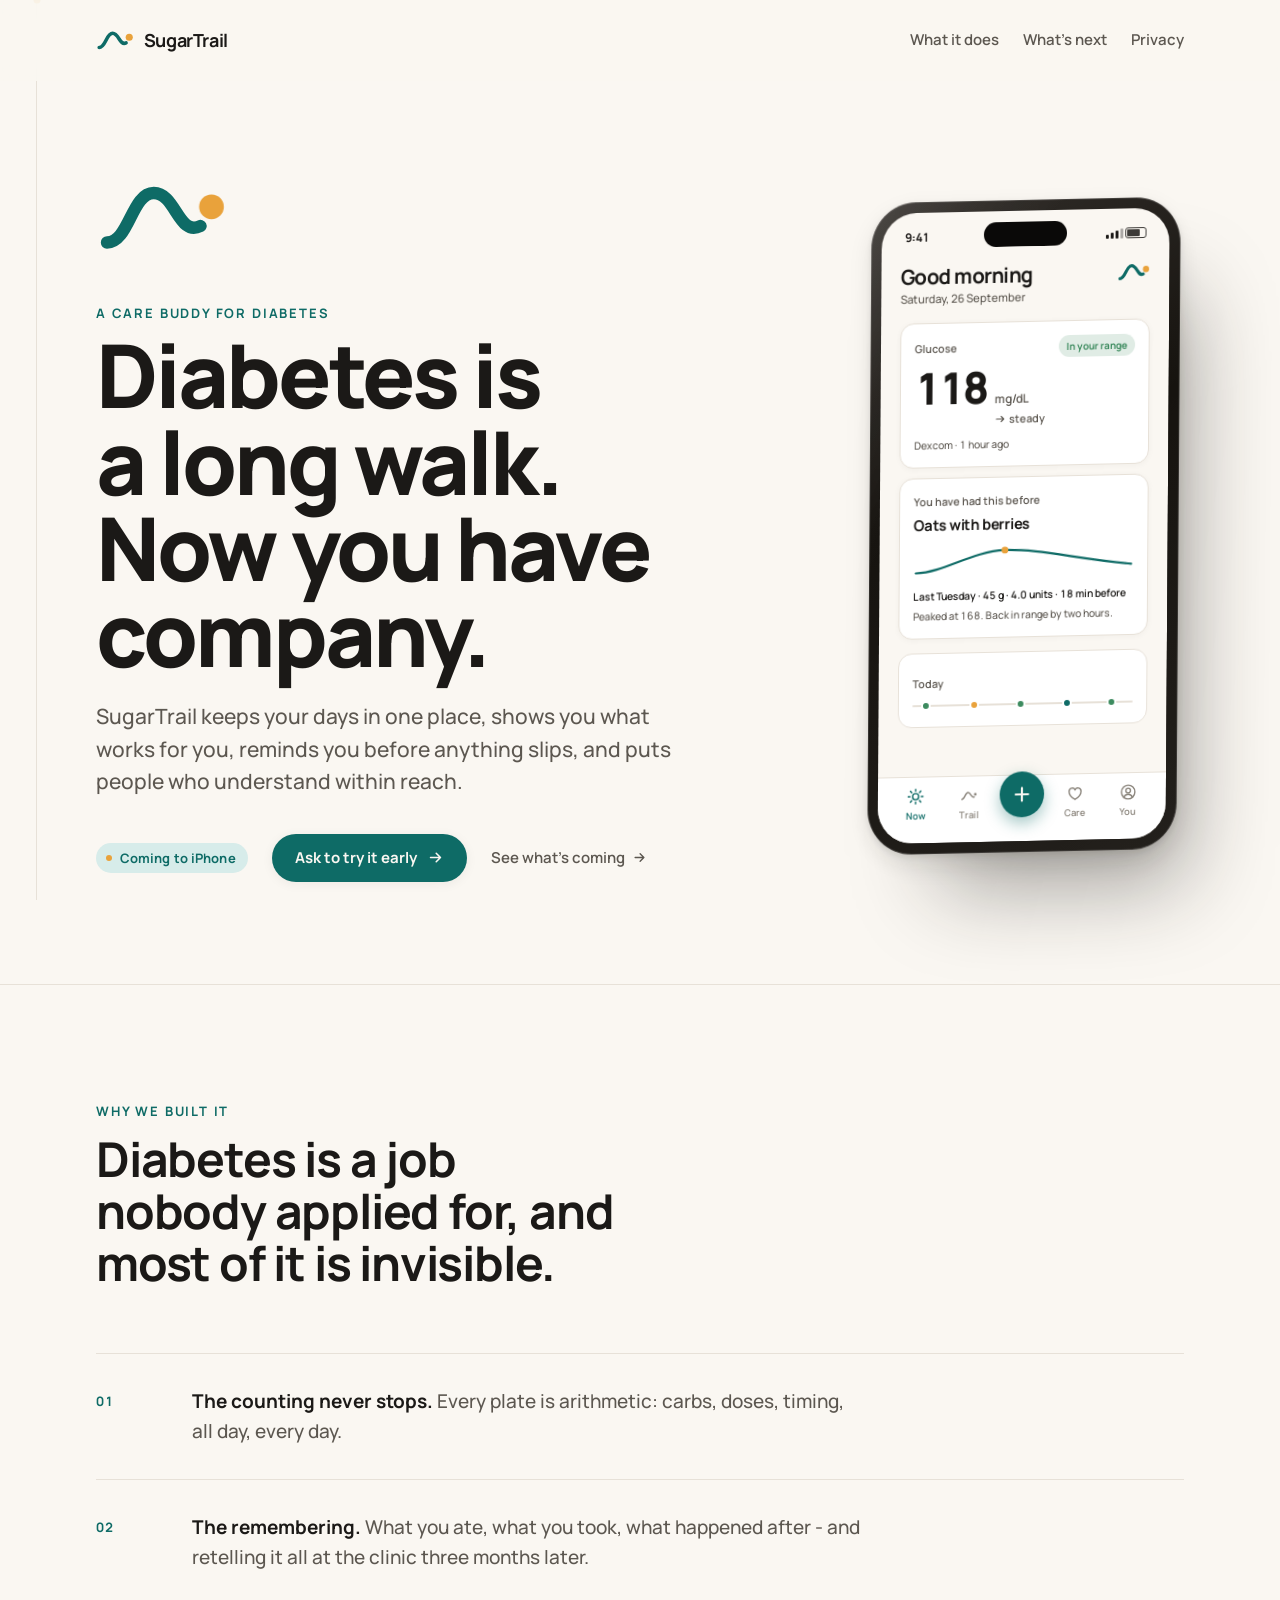
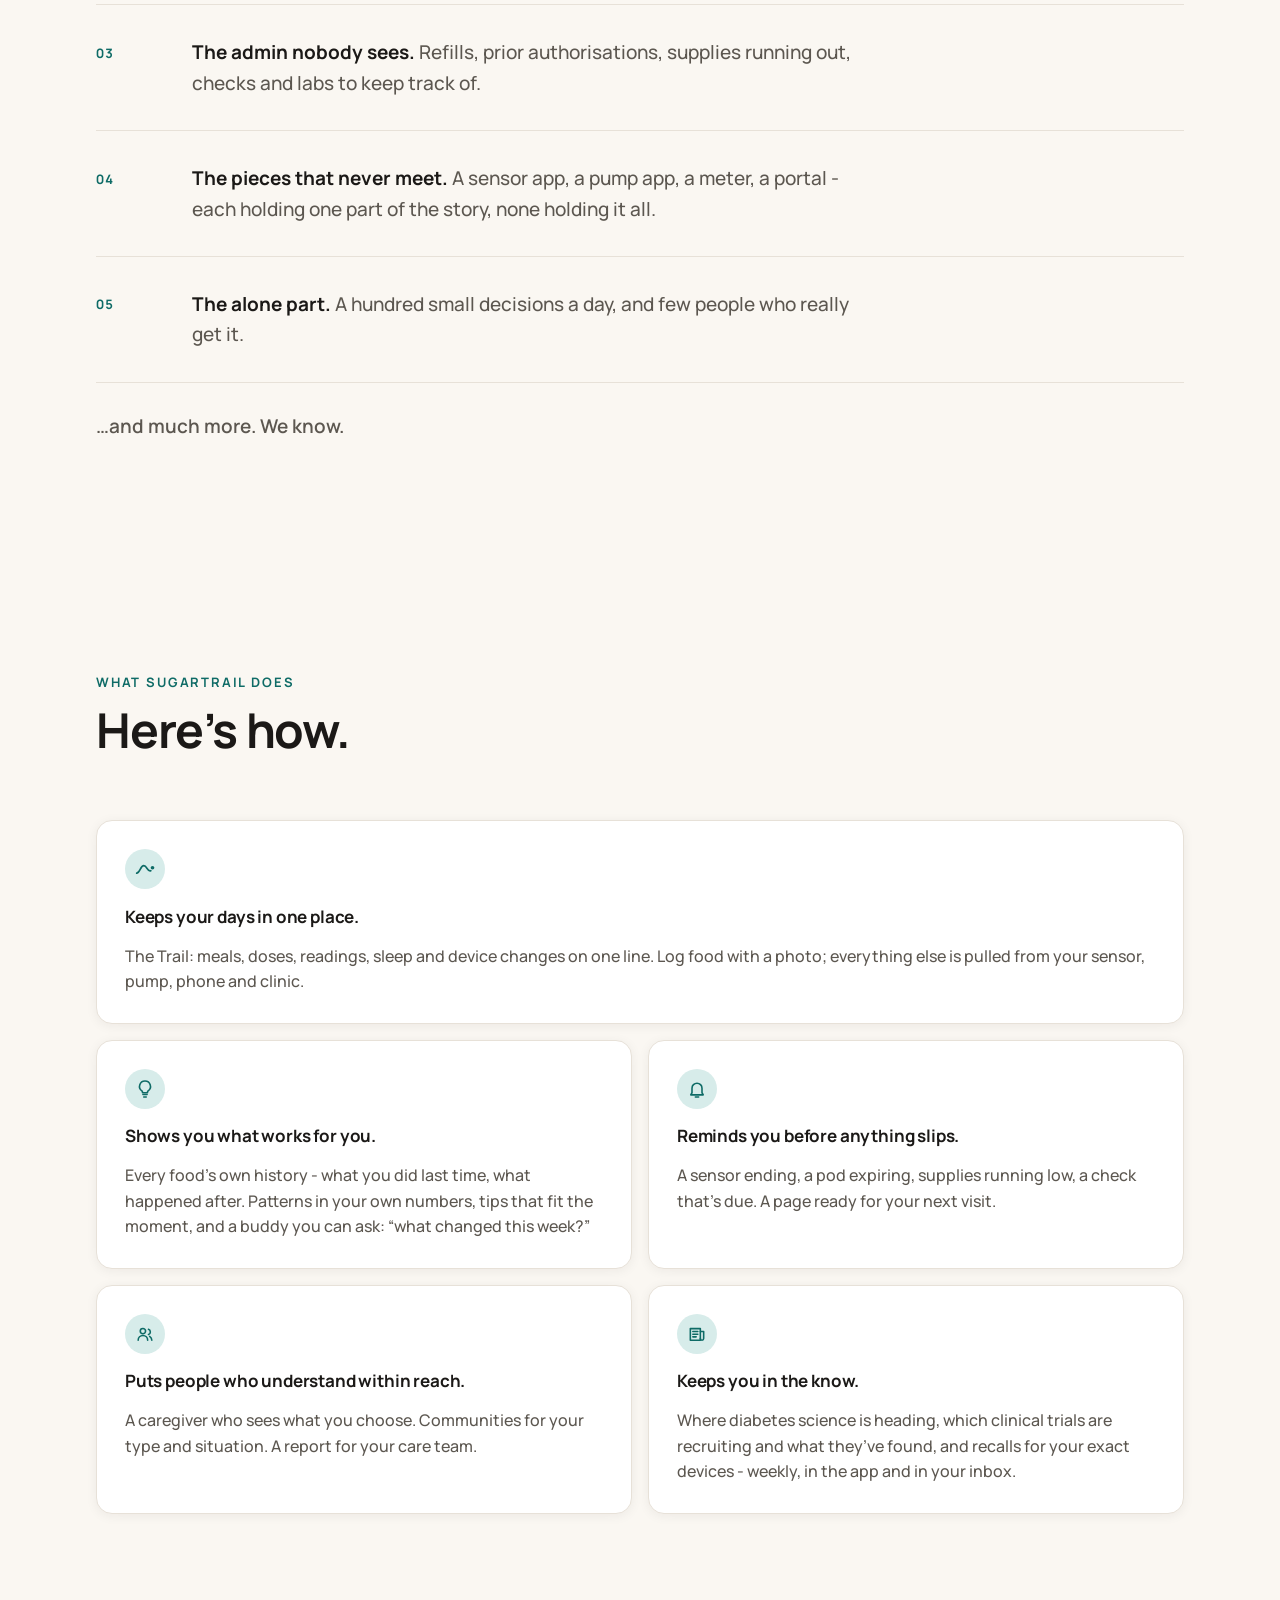
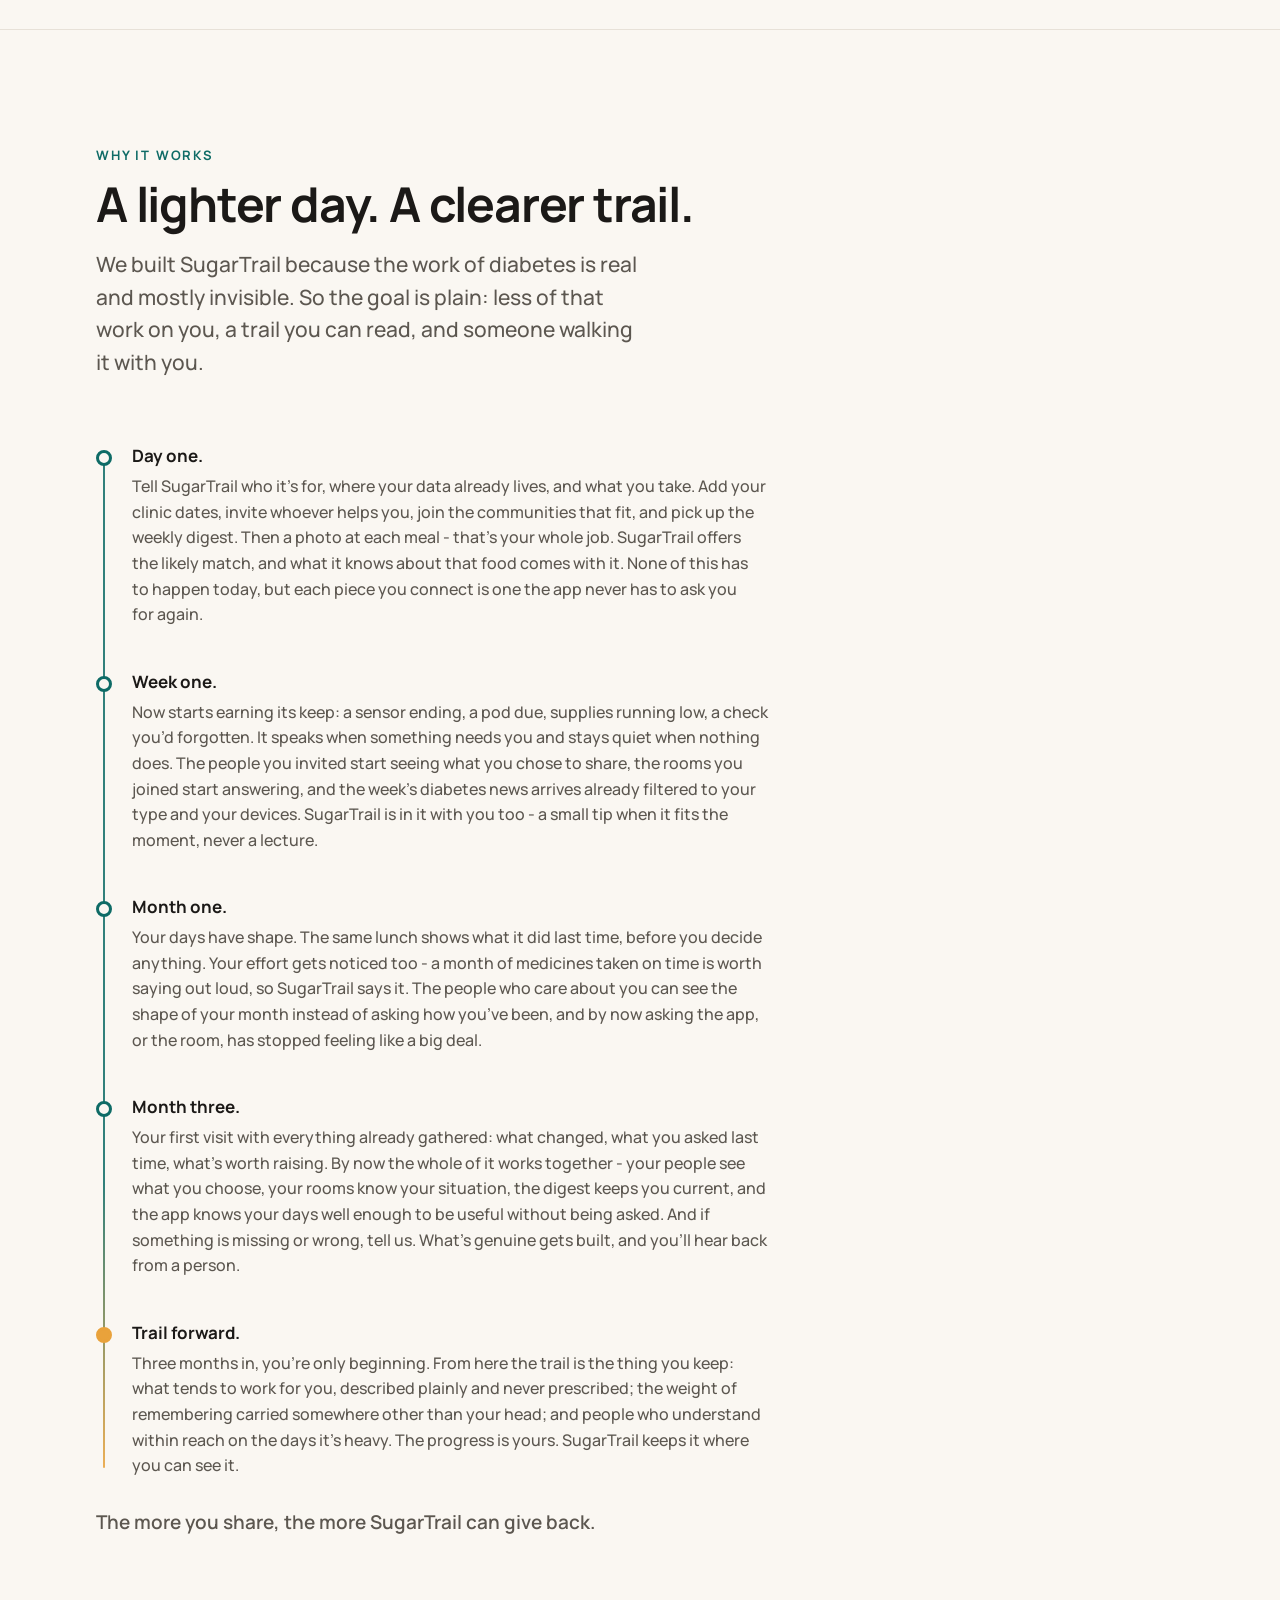
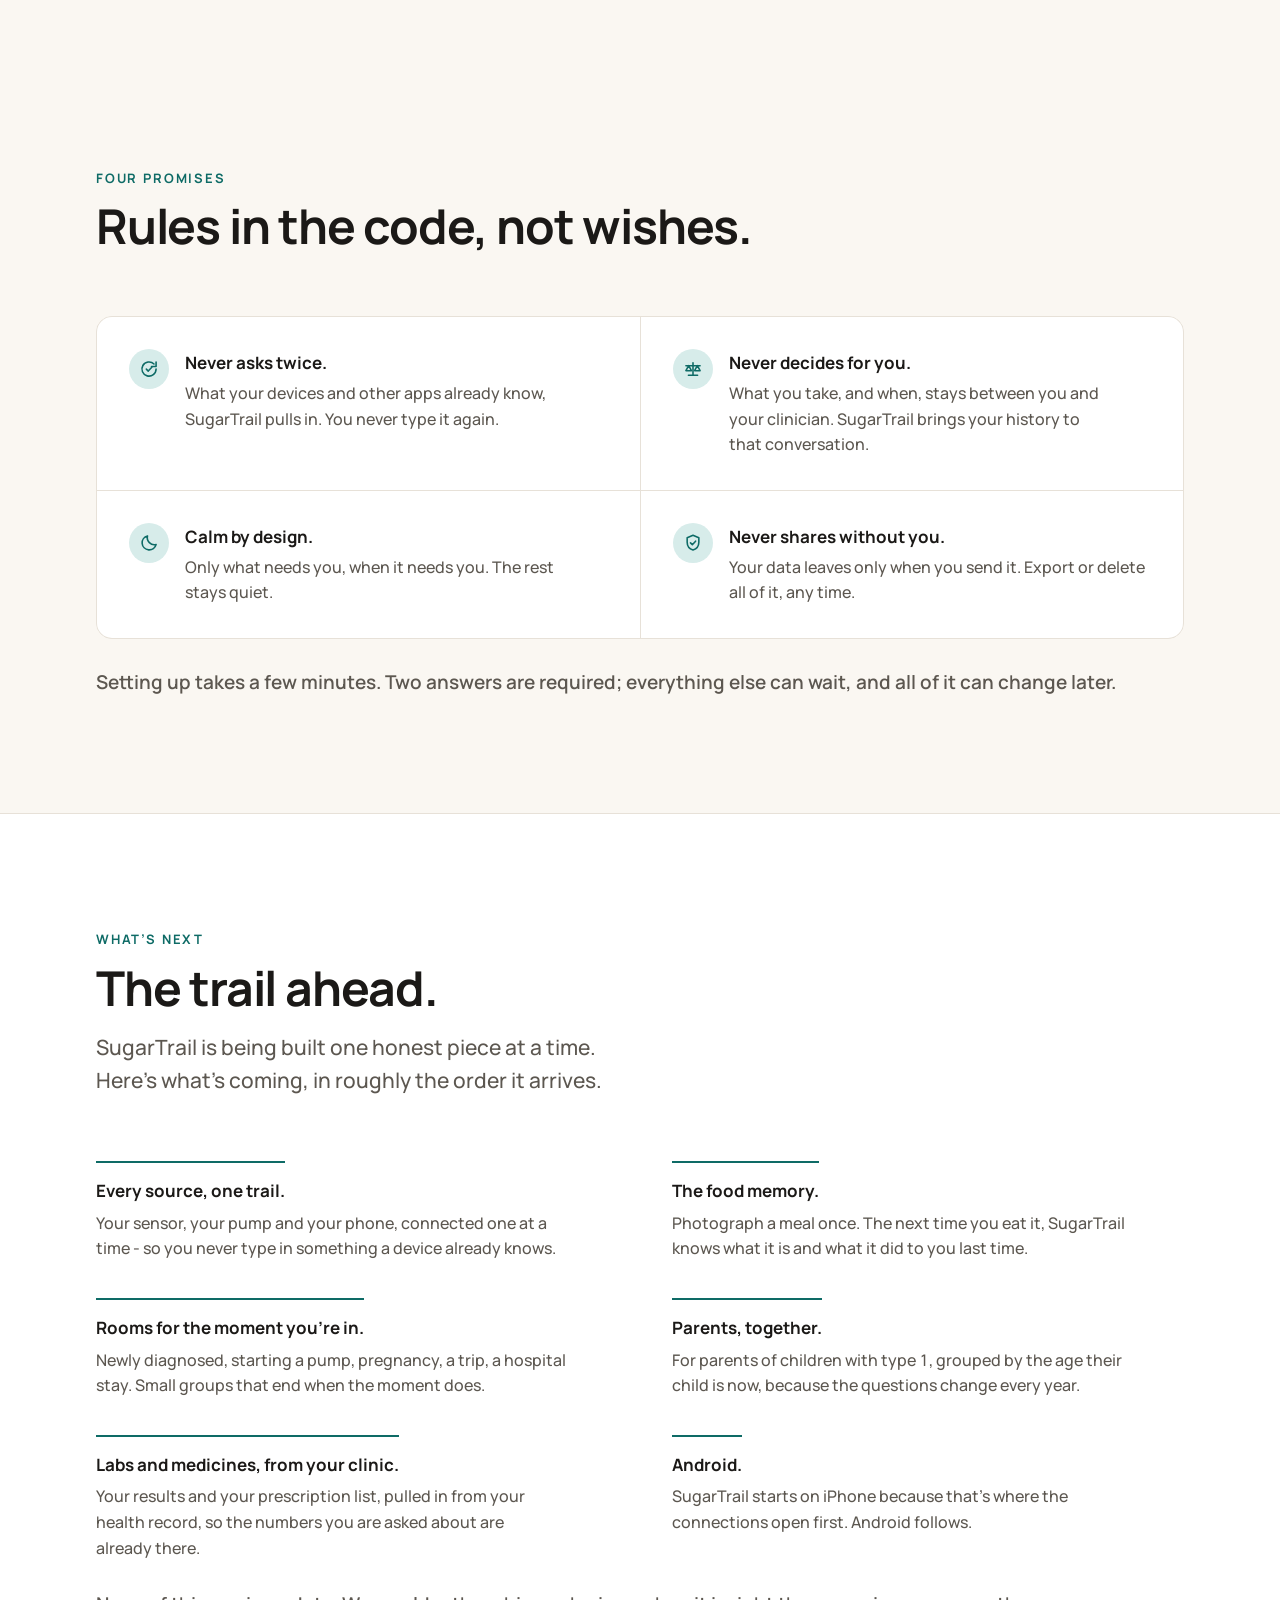
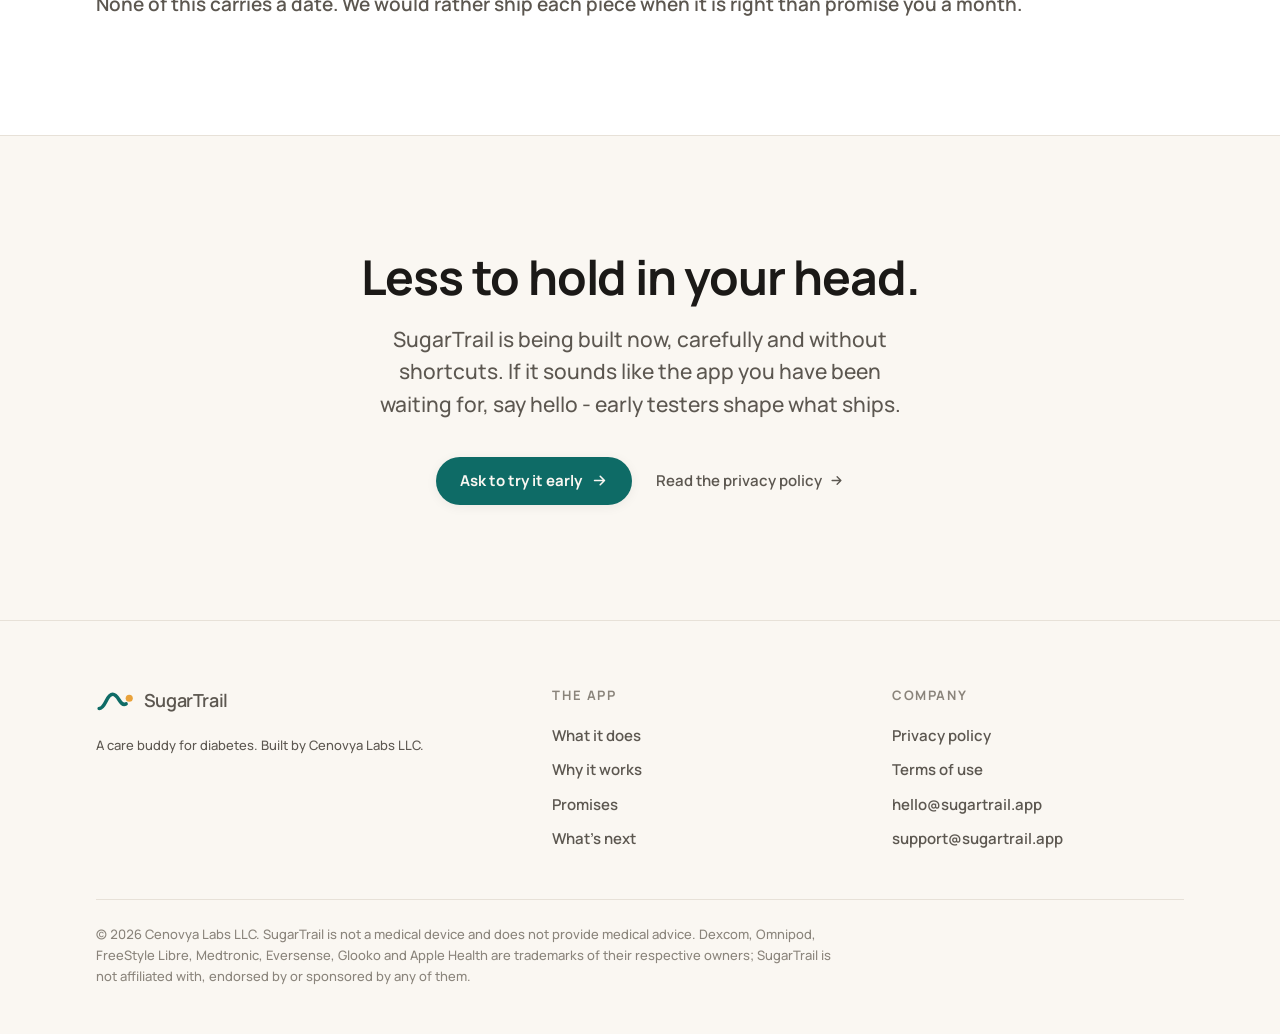
<file: index.html>
<!doctype html>
<html lang="en">
  <head>
    <meta charset="utf-8" />
    <meta name="viewport" content="width=device-width, initial-scale=1" />
    <title>SugarTrail - a care buddy for diabetes</title>
    <meta
      name="description"
      content="SugarTrail keeps your days in one place, shows you what works for you, and reminds you before anything slips. A calm diabetes companion that pulls from the devices you already use."
    />
    <link rel="canonical" href="https://sugartrail.app/" />
    <meta name="theme-color" content="#FAF7F2" media="(prefers-color-scheme: light)" />
    <meta name="theme-color" content="#141210" media="(prefers-color-scheme: dark)" />

    <meta property="og:type" content="website" />
    <meta property="og:url" content="https://sugartrail.app/" />
    <meta property="og:title" content="SugarTrail - a care buddy for diabetes" />
    <meta
      property="og:description"
      content="Diabetes is a long walk. Now you have company. A calm companion that keeps your days in one place, pulling from the devices you already use."
    />
    <meta property="og:image" content="https://sugartrail.app/assets/img/og.png" />
    <meta property="og:image:width" content="1200" />
    <meta property="og:image:height" content="630" />
    <meta name="twitter:card" content="summary_large_image" />

    <link rel="icon" href="/assets/img/favicon.png" sizes="any" />
    <link rel="icon" href="/assets/img/mark.svg" type="image/svg+xml" />
    <link rel="apple-touch-icon" href="/assets/img/apple-touch-icon.png" />

    <link
      rel="preload"
      href="/assets/fonts/manrope-800.woff2"
      as="font"
      type="font/woff2"
      crossorigin
    />
    <link
      rel="preload"
      href="/assets/fonts/manrope-500.woff2"
      as="font"
      type="font/woff2"
      crossorigin
    />
    <link rel="stylesheet" href="/assets/site.css" />
    <script src="/assets/boot.js"></script>
  </head>

  <body>
    <a class="skip" href="#main">Skip to content</a>
    <div class="rail" aria-hidden="true"><span></span></div>

    <header class="site-head">
      <div class="shell">
        <a class="wordmark" href="/" aria-label="SugarTrail, home">
          <svg viewBox="0 0 48 32" aria-hidden="true" focusable="false">
            <path
              d="M4 26 C 12 26, 13 8, 21 8 C 29 8, 30 24, 38 20"
              fill="none"
              stroke="var(--trail)"
              stroke-width="4.5"
              stroke-linecap="round"
            />
            <circle cx="42" cy="13" r="4.5" fill="var(--sunrise)" />
          </svg>
          SugarTrail
        </a>
        <nav class="head-links" aria-label="Primary">
          <a class="on-wide" href="#does">What it does</a>
          <a class="on-wide" href="#ahead">What’s next</a>
          <a href="/privacy">Privacy</a>
        </nav>
      </div>
    </header>

    <main id="main">
      <!-- ---------------------------------------------------------- hero -->
      <section class="hero">
        <div class="shell hero-grid">
          <div class="hero-copy">
          <svg
            class="hero-mark draw"
            viewBox="0 0 48 32"
            role="img"
            aria-label="The SugarTrail mark: a trail ending in a dot"
          >
            <path
              d="M4 26 C 12 26, 13 8, 21 8 C 29 8, 30 24, 38 20"
              fill="none"
              stroke="var(--trail)"
              stroke-width="4.5"
              stroke-linecap="round"
            />
            <circle cx="42" cy="13" r="4.5" fill="var(--sunrise)" />
          </svg>

          <span class="eyebrow">A care buddy for diabetes</span>
          <h1 class="display">
            <span class="line">Diabetes is a long walk.</span>
            <span class="line">Now you have company.</span>
          </h1>
          <p class="lead">
            SugarTrail keeps your days in one place, shows you what works for you, reminds
            you before anything slips, and puts people who understand within reach.
          </p>
          <div class="hero-actions">
            <span class="pill">Coming to iPhone</span>
            <a
              class="btn"
              href="mailto:hello@sugartrail.app?subject=Early%20access%20to%20SugarTrail"
              >Ask to try it early
              <svg viewBox="0 0 24 24" fill="none" stroke="currentColor" stroke-width="2.2"
                stroke-linecap="round" stroke-linejoin="round" aria-hidden="true">
                <path d="M5 12h14M13 6l6 6-6 6" />
              </svg>
            </a>
            <a class="btn-quiet" href="#ahead"
              >See what’s coming
              <svg viewBox="0 0 24 24" fill="none" stroke="currentColor" stroke-width="2.2"
                stroke-linecap="round" stroke-linejoin="round" aria-hidden="true">
                <path d="M5 12h14M13 6l6 6-6 6" />
              </svg>
            </a>
          </div>
          </div>

          <figure
            class="device-stage"
            role="img"
            aria-label="The SugarTrail Now screen on a phone. A glucose reading of 118 milligrams per decilitre from Dexcom, marked in your range, above a card recalling the last time this meal was eaten: oats with berries, last Tuesday, 45 grams of carbohydrate with 4 units of insulin 18 minutes before, peaking at 168 and back in range by two hours."
          >
            <div class="device-scale">
              <div class="device-float">
                <div class="device">
                  <div class="device-glare"></div>
                  <div class="screen" aria-hidden="true">
                    <div class="s-status">
                      <span>9:41</span>
                      <span class="s-signal">
                        <i></i><i></i><i></i><i></i>
                        <span class="s-battery"><span></span></span>
                      </span>
                    </div>

                    <header class="s-head">
                      <div>
                        <p class="s-greet">Good morning</p>
                        <p class="s-date">Saturday, 26 September</p>
                      </div>
                      <svg viewBox="0 0 48 32" aria-hidden="true" focusable="false"><path d="M4 26 C 12 26, 13 8, 21 8 C 29 8, 30 24, 38 20" fill="none" stroke="var(--trail)" stroke-width="4.5" stroke-linecap="round" /><circle cx="42" cy="13" r="4.5" fill="var(--sunrise)" /></svg>
                    </header>

                    <div class="s-card">
                      <div class="s-row">
                        <span class="s-label">Glucose</span>
                        <span class="s-pill">In your range</span>
                      </div>
                      <div class="s-value">
                        <span class="s-num">118</span>
                        <span class="s-unit">
                          mg/dL
                          <span class="s-trend">
                            <svg viewBox="0 0 24 24" fill="none" stroke="currentColor" stroke-width="2.4" stroke-linecap="round" stroke-linejoin="round"><path d="M4 12h14M14 7l5 5-5 5" /></svg>
                            steady
                          </span>
                        </span>
                      </div>
                      <p class="s-src">Dexcom · 1 hour ago</p>
                    </div>

                    <div class="s-card s-memory">
                      <span class="s-label">You have had this before</span>
                      <p class="s-food">Oats with berries</p>
                      <svg class="s-spark" viewBox="0 0 260 44" preserveAspectRatio="none">
                        <path d="M3 33 C 38 32, 68 9, 108 8 S 192 20, 257 27" fill="none" stroke="var(--trail)" stroke-width="2.6" stroke-linecap="round" />
                        <circle cx="108" cy="8" r="4" fill="var(--sunrise)" />
                      </svg>
                      <p class="s-meta">Last Tuesday · 45 g · 4.0 units · 18 min before</p>
                      <p class="s-src">Peaked at 168. Back in range by two hours.</p>
                    </div>

                    <div class="s-strip">
                      <span class="s-label">Today</span>
                      <div class="s-strip-line">
                        <b class="d1"></b><b class="d2"></b><b class="d3"></b><b class="d4"></b><b class="d5"></b>
                      </div>
                    </div>

                    <nav class="s-tabs">
                      <span class="s-tab on">
                        <svg viewBox="0 0 24 24" fill="none" stroke="currentColor" stroke-width="1.9" stroke-linecap="round"><circle cx="12" cy="12" r="4.2" /><path d="M12 2.4v2.4M12 19.2v2.4M4.2 12H1.8M22.2 12h-2.4M6.5 6.5 4.8 4.8M19.2 19.2l-1.7-1.7M17.5 6.5l1.7-1.7M4.8 19.2l1.7-1.7" /></svg>
                        Now
                      </span>
                      <span class="s-tab">
                        <svg viewBox="0 0 24 24" fill="none" stroke="currentColor" stroke-width="1.9" stroke-linecap="round"><path d="M2.5 17c4 0 4.5-9 8.5-9s4.5 8 8.5 6" /><circle cx="21" cy="10.5" r="1.8" fill="currentColor" stroke="none" /></svg>
                        Trail
                      </span>
                      <span class="s-log">
                        <svg viewBox="0 0 24 24" fill="none" stroke="currentColor" stroke-width="2.4" stroke-linecap="round"><path d="M12 5v14M5 12h14" /></svg>
                      </span>
                      <span class="s-tab">
                        <svg viewBox="0 0 24 24" fill="none" stroke="currentColor" stroke-width="1.9" stroke-linecap="round" stroke-linejoin="round"><path d="M12 20.3S3.8 15.6 3.8 9.6A4.3 4.3 0 0 1 12 7.6a4.3 4.3 0 0 1 8.2 2c0 6-8.2 10.7-8.2 10.7z" /></svg>
                        Care
                      </span>
                      <span class="s-tab">
                        <svg viewBox="0 0 24 24" fill="none" stroke="currentColor" stroke-width="1.9" stroke-linecap="round"><circle cx="12" cy="12" r="9.2" /><circle cx="12" cy="10" r="3.2" /><path d="M6 19.2a6.4 6.4 0 0 1 12 0" /></svg>
                        You
                      </span>
                    </nav>
                  </div>
                </div>
              </div>
            </div>
          </figure>
        </div>
      </section>

      <hr class="rule" />

      <!-- ------------------------------------------------------ burdens -->
      <section id="why">
        <div class="shell">
          <div class="sec-head reveal">
            <span class="eyebrow">Why we built it</span>
            <h2 class="title">
              Diabetes is a job nobody applied for, and most of it is invisible.
            </h2>
          </div>

          <ol class="burdens">
            <li class="reveal">
              <span class="num">01</span>
              <p class="body">
                <b>The counting never stops.</b>
                <span>Every plate is arithmetic: carbs, doses, timing, all day, every day.</span>
              </p>
            </li>
            <li class="reveal">
              <span class="num">02</span>
              <p class="body">
                <b>The remembering.</b>
                <span>
                  What you ate, what you took, what happened after - and retelling it all at
                  the clinic three months later.
                </span>
              </p>
            </li>
            <li class="reveal">
              <span class="num">03</span>
              <p class="body">
                <b>The admin nobody sees.</b>
                <span>
                  Refills, prior authorisations, supplies running out, checks and labs to keep
                  track of.
                </span>
              </p>
            </li>
            <li class="reveal">
              <span class="num">04</span>
              <p class="body">
                <b>The pieces that never meet.</b>
                <span>
                  A sensor app, a pump app, a meter, a portal - each holding one part of the
                  story, none holding it all.
                </span>
              </p>
            </li>
            <li class="reveal">
              <span class="num">05</span>
              <p class="body">
                <b>The alone part.</b>
                <span>A hundred small decisions a day, and few people who really get it.</span>
              </p>
            </li>
          </ol>
          <p class="burdens-note reveal">…and much more. We know.</p>
        </div>
      </section>

      <!-- --------------------------------------------------- what it does -->
      <section id="does">
        <div class="shell">
          <div class="sec-head reveal">
            <span class="eyebrow">What SugarTrail does</span>
            <h2 class="title">Here’s how.</h2>
          </div>

          <ul class="cards span-first">
            <li class="card reveal">
              <span class="well">
                <svg viewBox="0 0 24 24" fill="none" stroke="currentColor" stroke-width="2"
                  stroke-linecap="round" aria-hidden="true">
                  <path d="M2 17c4 0 4.5-9 8.5-9s4.5 8 8.5 6" />
                  <circle cx="21" cy="10.5" r="2.2" fill="currentColor" stroke="none" />
                </svg>
              </span>
              <h3>Keeps your days in one place.</h3>
              <p>
                The Trail: meals, doses, readings, sleep and device changes on one line. Log
                food with a photo; everything else is pulled from your sensor, pump, phone and
                clinic.
              </p>
            </li>

            <li class="card reveal">
              <span class="well">
                <svg viewBox="0 0 24 24" fill="none" stroke="currentColor" stroke-width="1.9"
                  stroke-linecap="round" stroke-linejoin="round" aria-hidden="true">
                  <path d="M9.5 18.5h5M10.5 21.5h3" />
                  <path
                    d="M12 2.5a6.5 6.5 0 0 0-3.8 11.8c.5.4.8 1 .8 1.6v.6h6v-.6c0-.6.3-1.2.8-1.6A6.5 6.5 0 0 0 12 2.5z"
                  />
                </svg>
              </span>
              <h3>Shows you what works for you.</h3>
              <p>
                Every food’s own history - what you did last time, what happened after.
                Patterns in your own numbers, tips that fit the moment, and a buddy you can
                ask: “what changed this week?”
              </p>
            </li>

            <li class="card reveal">
              <span class="well">
                <svg viewBox="0 0 24 24" fill="none" stroke="currentColor" stroke-width="1.9"
                  stroke-linecap="round" stroke-linejoin="round" aria-hidden="true">
                  <path d="M18 16.5V11a6 6 0 1 0-12 0v5.5L4.5 19h15z" />
                  <path d="M10 21.5h4" />
                </svg>
              </span>
              <h3>Reminds you before anything slips.</h3>
              <p>
                A sensor ending, a pod expiring, supplies running low, a check that’s due. A
                page ready for your next visit.
              </p>
            </li>

            <li class="card reveal">
              <span class="well">
                <svg viewBox="0 0 24 24" fill="none" stroke="currentColor" stroke-width="1.9"
                  stroke-linecap="round" stroke-linejoin="round" aria-hidden="true">
                  <circle cx="9.5" cy="8.5" r="3.2" />
                  <path d="M3.8 19.5a5.7 5.7 0 0 1 11.4 0" />
                  <path d="M16.2 6.4a3.2 3.2 0 0 1 0 6.1" />
                  <path d="M17.6 14.8a5.7 5.7 0 0 1 2.6 4.7" />
                </svg>
              </span>
              <h3>Puts people who understand within reach.</h3>
              <p>
                A caregiver who sees what you choose. Communities for your type and situation.
                A report for your care team.
              </p>
            </li>

            <li class="card reveal">
              <span class="well">
                <svg viewBox="0 0 24 24" fill="none" stroke="currentColor" stroke-width="1.9"
                  stroke-linecap="round" stroke-linejoin="round" aria-hidden="true">
                  <path d="M4 5.5h12v14H4z" />
                  <path d="M16 9h4v8.5a2 2 0 0 1-4 0" />
                  <path d="M7 9h6M7 12.2h6M7 15.4h4" />
                </svg>
              </span>
              <h3>Keeps you in the know.</h3>
              <p>
                Where diabetes science is heading, which clinical trials are recruiting and
                what they’ve found, and recalls for your exact devices - weekly, in the app
                and in your inbox.
              </p>
            </li>
          </ul>
        </div>
      </section>

      <hr class="rule" />

      <!-- ------------------------------------------------------- journey -->
      <section id="works">
        <div class="shell">
          <div class="sec-head reveal">
            <span class="eyebrow">Why it works</span>
            <h2 class="title">A lighter day. A clearer trail.</h2>
            <p class="lead">
              We built SugarTrail because the work of diabetes is real and mostly invisible.
              So the goal is plain: less of that work on you, a trail you can read, and
              someone walking it with you.
            </p>
          </div>

          <ol class="journey">
            <li class="reveal">
              <h3>Day one.</h3>
              <p>
                Tell SugarTrail who it’s for, where your data already lives, and what you
                take. Add your clinic dates, invite whoever helps you, join the communities
                that fit, and pick up the weekly digest. Then a photo at each meal - that’s
                your whole job. SugarTrail offers the likely match, and what it knows about
                that food comes with it. None of this has to happen today, but each piece
                you connect is one the app never has to ask you for again.
              </p>
            </li>
            <li class="reveal">
              <h3>Week one.</h3>
              <p>
                Now starts earning its keep: a sensor ending, a pod due, supplies running
                low, a check you’d forgotten. It speaks when something needs you and stays
                quiet when nothing does. The people you invited start seeing what you chose
                to share, the rooms you joined start answering, and the week’s diabetes news
                arrives already filtered to your type and your devices. SugarTrail is in it
                with you too - a small tip when it fits the moment, never a lecture.
              </p>
            </li>
            <li class="reveal">
              <h3>Month one.</h3>
              <p>
                Your days have shape. The same lunch shows what it did last time, before you
                decide anything. Your effort gets noticed too - a month of medicines taken on
                time is worth saying out loud, so SugarTrail says it. The people who care
                about you can see the shape of your month instead of asking how you’ve been,
                and by now asking the app, or the room, has stopped feeling like a big deal.
              </p>
            </li>
            <li class="reveal">
              <h3>Month three.</h3>
              <p>
                Your first visit with everything already gathered: what changed, what you
                asked last time, what’s worth raising. By now the whole of it works together
                - your people see what you choose, your rooms know your situation, the digest
                keeps you current, and the app knows your days well enough to be useful
                without being asked. And if something is missing or wrong, tell us. What’s
                genuine gets built, and you’ll hear back from a person.
              </p>
            </li>
            <li class="reveal">
              <h3>Trail forward.</h3>
              <p>
                Three months in, you’re only beginning. From here the trail is the thing you
                keep: what tends to work for you, described plainly and never prescribed; the
                weight of remembering carried somewhere other than your head; and people who
                understand within reach on the days it’s heavy. The progress is yours.
                SugarTrail keeps it where you can see it.
              </p>
            </li>
          </ol>
          <p class="burdens-note reveal">
            The more you share, the more SugarTrail can give back.
          </p>
        </div>
      </section>

      <!-- ------------------------------------------------------ promises -->
      <section id="promises">
        <div class="shell">
          <div class="sec-head reveal">
            <span class="eyebrow">Four promises</span>
            <h2 class="title">Rules in the code, not wishes.</h2>
          </div>

          <ul class="promises reveal">
            <li>
              <span class="well">
                <svg viewBox="0 0 24 24" fill="none" stroke="currentColor" stroke-width="1.9"
                  stroke-linecap="round" stroke-linejoin="round" aria-hidden="true">
                  <path d="M20.5 12a8.5 8.5 0 1 1-2.5-6" />
                  <path d="M20.5 3.5V9H15" />
                  <path d="M8.8 12.2l2.3 2.3 4.3-4.6" />
                </svg>
              </span>
              <div>
                <h3>Never asks twice.</h3>
                <p>
                  What your devices and other apps already know, SugarTrail pulls in. You
                  never type it again.
                </p>
              </div>
            </li>
            <li>
              <span class="well">
                <svg viewBox="0 0 24 24" fill="none" stroke="currentColor" stroke-width="1.9"
                  stroke-linecap="round" stroke-linejoin="round" aria-hidden="true">
                  <path d="M12 4.5v15M6.5 19.5h11M3.5 8h17" />
                  <path d="M6.8 8 3.5 14h6.6z" />
                  <path d="M17.2 8 13.9 14h6.6z" />
                </svg>
              </span>
              <div>
                <h3>Never decides for you.</h3>
                <p>
                  What you take, and when, stays between you and your clinician. SugarTrail
                  brings your history to that conversation.
                </p>
              </div>
            </li>
            <li>
              <span class="well">
                <svg viewBox="0 0 24 24" fill="none" stroke="currentColor" stroke-width="1.9"
                  stroke-linecap="round" stroke-linejoin="round" aria-hidden="true">
                  <path d="M20.5 13.8A8.5 8.5 0 0 1 10.2 3.5a8.5 8.5 0 1 0 10.3 10.3z" />
                </svg>
              </span>
              <div>
                <h3>Calm by design.</h3>
                <p>Only what needs you, when it needs you. The rest stays quiet.</p>
              </div>
            </li>
            <li>
              <span class="well">
                <svg viewBox="0 0 24 24" fill="none" stroke="currentColor" stroke-width="1.9"
                  stroke-linecap="round" stroke-linejoin="round" aria-hidden="true">
                  <path d="M12 2.8 19 5.7v5.4c0 4.2-2.8 8-7 9.3-4.2-1.3-7-5.1-7-9.3V5.7z" />
                  <path d="M9 11.8 11.2 14l3.9-4.2" />
                </svg>
              </span>
              <div>
                <h3>Never shares without you.</h3>
                <p>
                  Your data leaves only when you send it. Export or delete all of it, any
                  time.
                </p>
              </div>
            </li>
          </ul>
          <p class="burdens-note reveal">
            Setting up takes a few minutes. Two answers are required; everything else can
            wait, and all of it can change later.
          </p>
        </div>
      </section>

      <!-- --------------------------------------------------------- ahead -->
      <section id="ahead" class="ahead">
        <div class="shell">
          <div class="sec-head reveal">
            <span class="eyebrow">What’s next</span>
            <h2 class="title">The trail ahead.</h2>
            <p class="lead">
              SugarTrail is being built one honest piece at a time. Here’s what’s coming,
              in roughly the order it arrives.
            </p>
          </div>

          <ul class="ahead-list">
            <li class="reveal">
              <h3>Every source, one trail.</h3>
              <p>
                Your sensor, your pump and your phone, connected one at a time - so you
                never type in something a device already knows.
              </p>
            </li>
            <li class="reveal">
              <h3>The food memory.</h3>
              <p>
                Photograph a meal once. The next time you eat it, SugarTrail knows what it
                is and what it did to you last time.
              </p>
            </li>
            <li class="reveal">
              <h3>Rooms for the moment you’re in.</h3>
              <p>
                Newly diagnosed, starting a pump, pregnancy, a trip, a hospital stay. Small
                groups that end when the moment does.
              </p>
            </li>
            <li class="reveal">
              <h3>Parents, together.</h3>
              <p>
                For parents of children with type 1, grouped by the age their child is now,
                because the questions change every year.
              </p>
            </li>
            <li class="reveal">
              <h3>Labs and medicines, from your clinic.</h3>
              <p>
                Your results and your prescription list, pulled in from your health record,
                so the numbers you are asked about are already there.
              </p>
            </li>
            <li class="reveal">
              <h3>Android.</h3>
              <p>
                SugarTrail starts on iPhone because that’s where the connections open
                first. Android follows.
              </p>
            </li>
          </ul>

          <p class="burdens-note reveal">
            None of this carries a date. We would rather ship each piece when it is right
            than promise you a month.
          </p>
        </div>
      </section>

      <!-- ------------------------------------------------------- closing -->
      <section class="closing">
        <div class="shell">
          <div class="reveal">
            <h2 class="title">Less to hold in your head.</h2>
            <p class="lead">
              SugarTrail is being built now, carefully and without shortcuts. If it sounds
              like the app you have been waiting for, say hello - early testers shape what
              ships.
            </p>
            <div class="hero-actions">
              <a
                class="btn"
                href="mailto:hello@sugartrail.app?subject=Early%20access%20to%20SugarTrail"
                >Ask to try it early
                <svg viewBox="0 0 24 24" fill="none" stroke="currentColor" stroke-width="2.2"
                  stroke-linecap="round" stroke-linejoin="round" aria-hidden="true">
                  <path d="M5 12h14M13 6l6 6-6 6" />
                </svg>
              </a>
              <a class="btn-quiet" href="/privacy"
                >Read the privacy policy
                <svg viewBox="0 0 24 24" fill="none" stroke="currentColor" stroke-width="2.2"
                  stroke-linecap="round" stroke-linejoin="round" aria-hidden="true">
                  <path d="M5 12h14M13 6l6 6-6 6" />
                </svg>
              </a>
            </div>
          </div>
        </div>
      </section>
    </main>

    <footer class="site-foot">
      <div class="shell">
        <div class="foot-grid">
          <div>
            <a class="wordmark" href="/">
              <svg viewBox="0 0 48 32" aria-hidden="true" focusable="false">
                <path
                  d="M4 26 C 12 26, 13 8, 21 8 C 29 8, 30 24, 38 20"
                  fill="none"
                  stroke="var(--trail)"
                  stroke-width="4.5"
                  stroke-linecap="round"
                />
                <circle cx="42" cy="13" r="4.5" fill="var(--sunrise)" />
              </svg>
              SugarTrail
            </a>
            <p class="caption foot-tag">
              A care buddy for diabetes. Built by Cenovya Labs LLC.
            </p>
          </div>

          <nav aria-labelledby="foot-product">
            <h2 id="foot-product">The app</h2>
            <ul>
              <li><a href="#does">What it does</a></li>
              <li><a href="#works">Why it works</a></li>
              <li><a href="#promises">Promises</a></li>
              <li><a href="#ahead">What’s next</a></li>
            </ul>
          </nav>

          <nav aria-labelledby="foot-company">
            <h2 id="foot-company">Company</h2>
            <ul>
              <li><a href="/privacy">Privacy policy</a></li>
              <li><a href="/terms">Terms of use</a></li>
              <li><a href="mailto:hello@sugartrail.app">hello@sugartrail.app</a></li>
              <li><a href="mailto:support@sugartrail.app">support@sugartrail.app</a></li>
            </ul>
          </nav>
        </div>

        <div class="foot-note">
          <p>
            © 2026 Cenovya Labs LLC. SugarTrail is not a medical device and does not provide
            medical advice. Dexcom, Omnipod, FreeStyle Libre, Medtronic, Eversense, Glooko and
            Apple Health are trademarks of their respective owners; SugarTrail is not
            affiliated with, endorsed by or sponsored by any of them.
          </p>
        </div>
      </div>
    </footer>

    <script src="/assets/site.js" defer></script>
  </body>
</html>
</file>
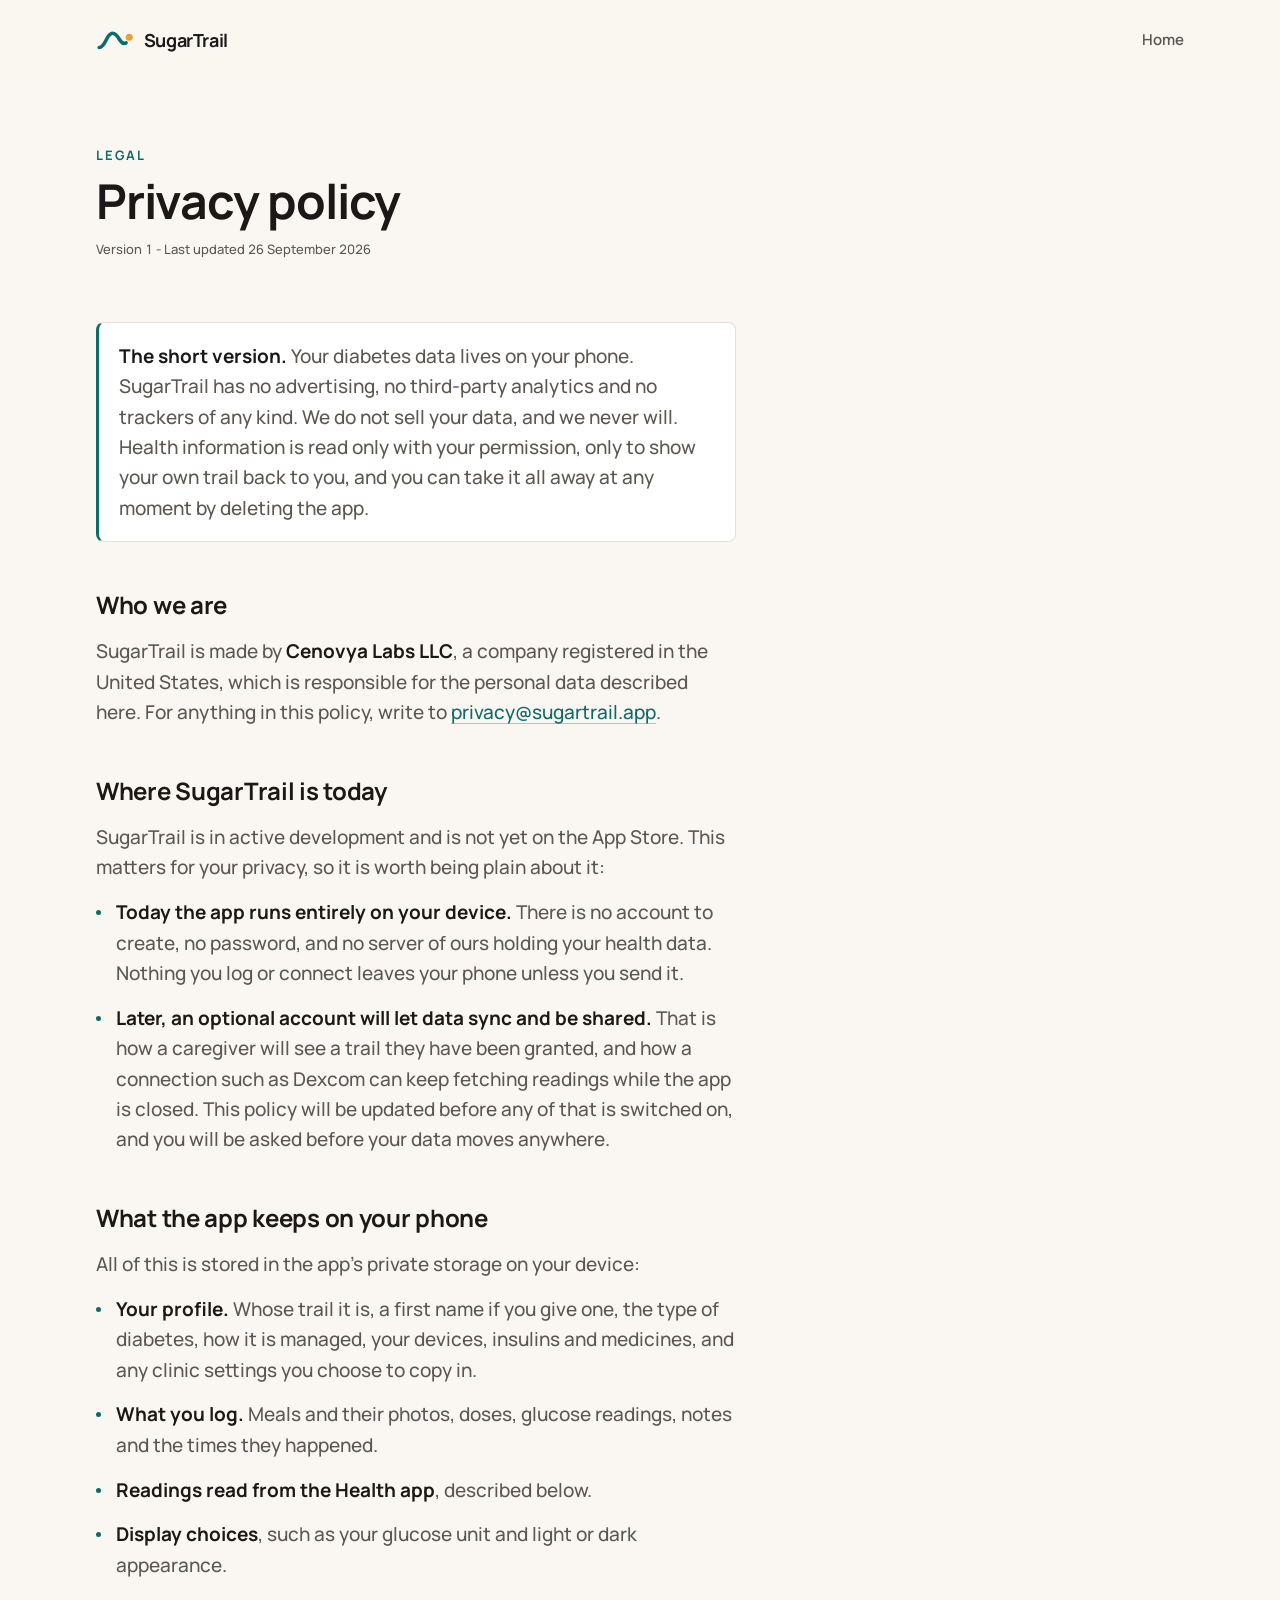
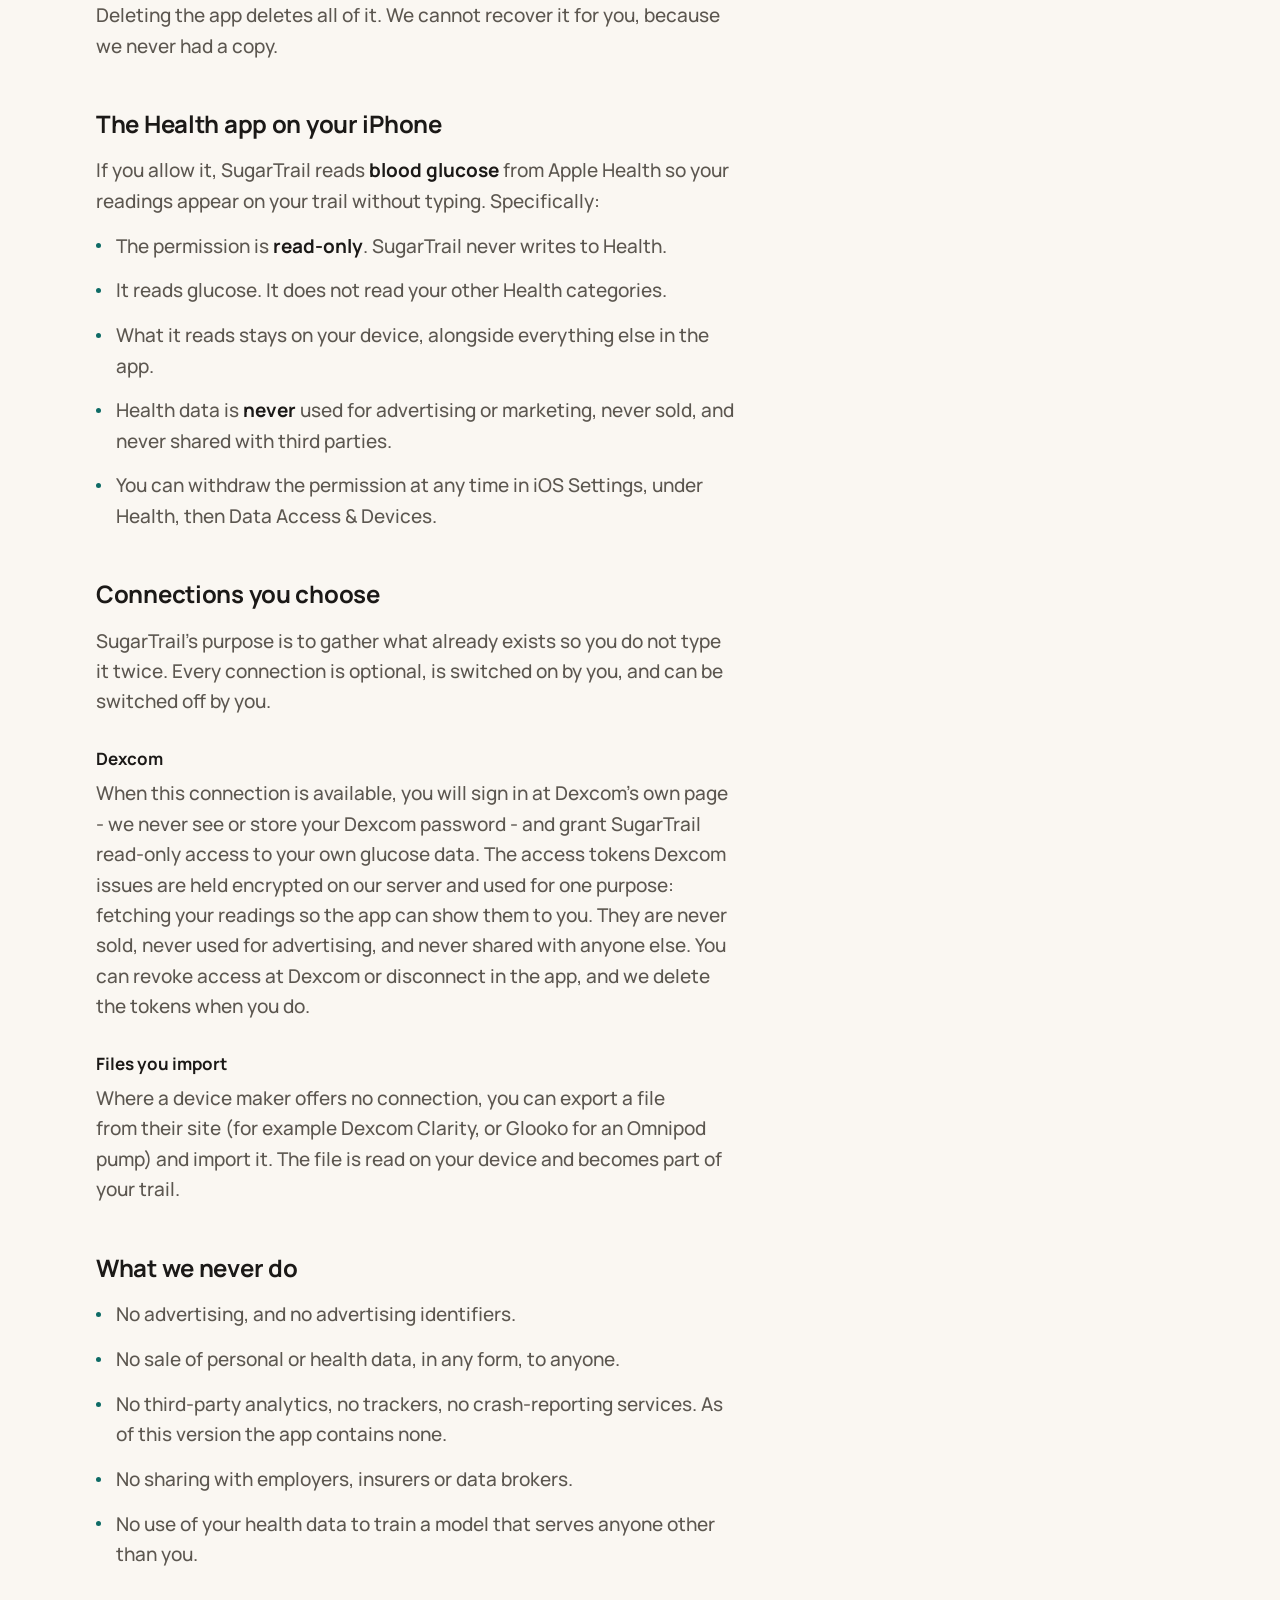
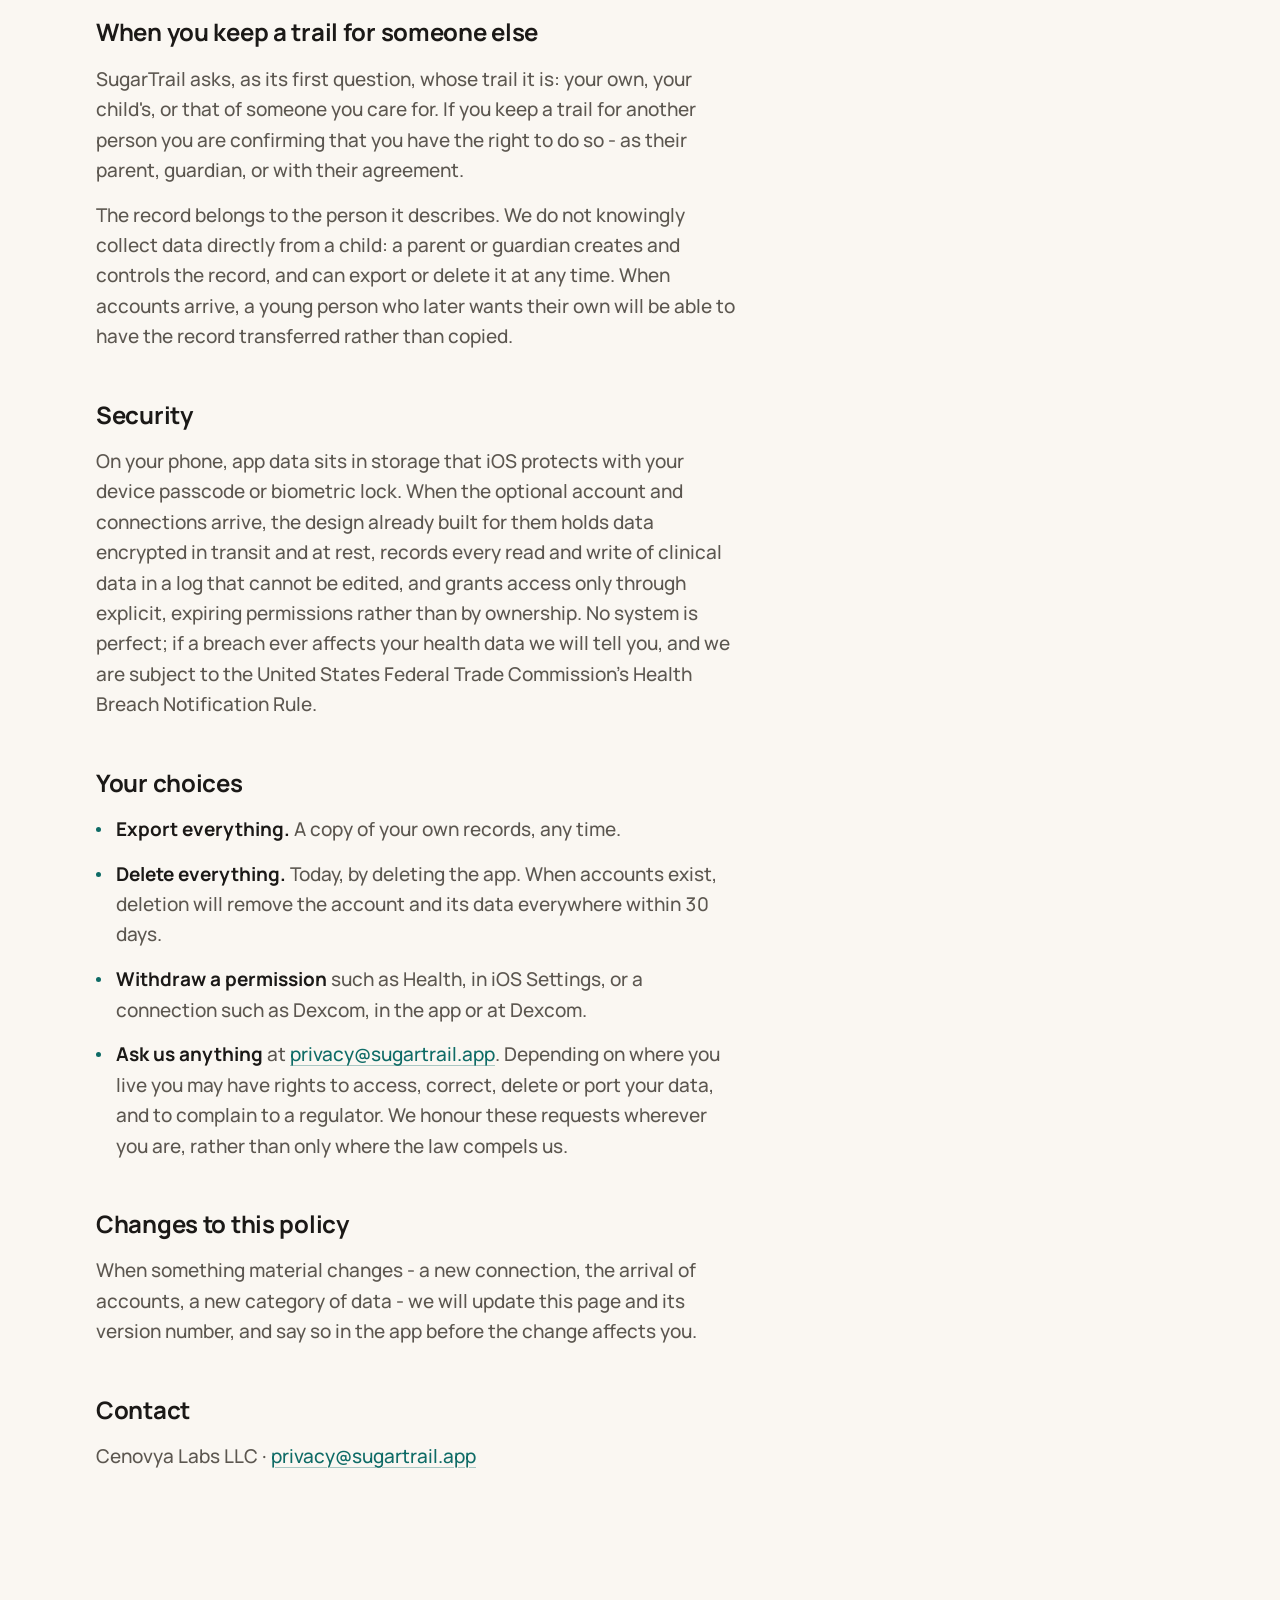
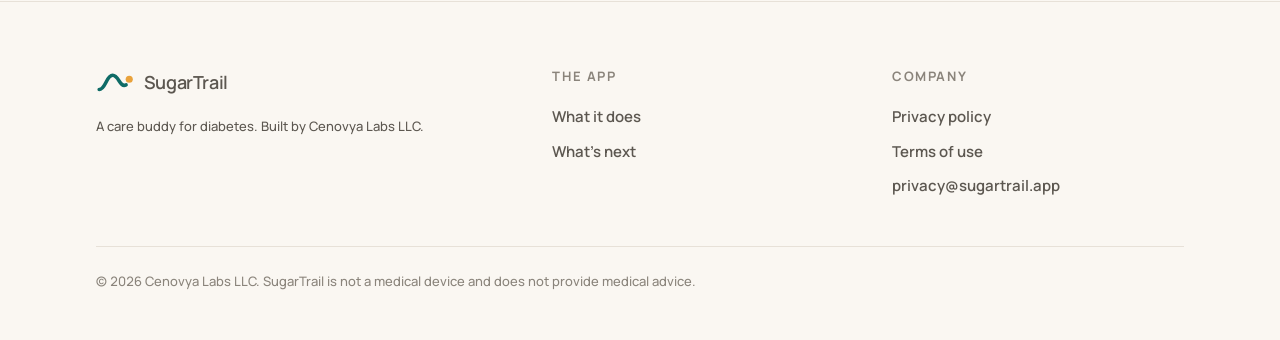
<file: privacy/index.html>
<!doctype html>
<html lang="en">
  <head>
    <meta charset="utf-8" />
    <meta name="viewport" content="width=device-width, initial-scale=1" />
    <title>Privacy policy - SugarTrail</title>
    <meta name="description" content="How SugarTrail handles your health data: what stays on your phone, what we read from the Health app, what we never do, and the choices you have." />
    <link rel="canonical" href="https://sugartrail.app/privacy" />
    <meta name="theme-color" content="#FAF7F2" media="(prefers-color-scheme: light)" />
    <meta name="theme-color" content="#141210" media="(prefers-color-scheme: dark)" />
    <link rel="icon" href="/assets/img/favicon.png" sizes="any" />
    <link rel="icon" href="/assets/img/mark.svg" type="image/svg+xml" />
    <link rel="apple-touch-icon" href="/assets/img/apple-touch-icon.png" />
    <link rel="preload" href="/assets/fonts/manrope-500.woff2" as="font" type="font/woff2" crossorigin />
    <link rel="stylesheet" href="/assets/site.css" />
    <script src="/assets/boot.js"></script>
  </head>

  <body>
    <a class="skip" href="#main">Skip to content</a>
    <header class="site-head">
      <div class="shell">
        <a class="wordmark" href="/" aria-label="SugarTrail, home">
          <svg viewBox="0 0 48 32" aria-hidden="true" focusable="false">
            <path d="M4 26 C 12 26, 13 8, 21 8 C 29 8, 30 24, 38 20" fill="none" stroke="var(--trail)" stroke-width="4.5" stroke-linecap="round" />
            <circle cx="42" cy="13" r="4.5" fill="var(--sunrise)" />
          </svg>
          SugarTrail
        </a>
        <nav class="head-links" aria-label="Primary">
          <a href="/">Home</a>
        </nav>
      </div>
    </header>

    <main id="main">
      <div class="shell page-head">
        <span class="eyebrow">Legal</span>
        <h1 class="title">Privacy policy</h1>
        <p class="caption">Version 1 - Last updated 26 September 2026</p>
      </div>

      <div class="shell page-body">
        <div class="prose">
          <div class="callout">
            <p>
              <strong>The short version.</strong> Your diabetes data lives on your phone.
              SugarTrail has no advertising, no third-party analytics and no trackers of any
              kind. We do not sell your data, and we never will. Health information is read
              only with your permission, only to show your own trail back to you, and you can
              take it all away at any moment by deleting the app.
            </p>
          </div>

          <h2>Who we are</h2>
          <p>
            SugarTrail is made by <strong>Cenovya Labs LLC</strong>, a company registered in
            the United States, which is responsible for the personal data described here. For
            anything in this policy, write to
            <a href="mailto:privacy@sugartrail.app">privacy@sugartrail.app</a>.
          </p>

          <h2>Where SugarTrail is today</h2>
          <p>
            SugarTrail is in active development and is not yet on the App Store. This matters
            for your privacy, so it is worth being plain about it:
          </p>
          <ul>
            <li>
              <strong>Today the app runs entirely on your device.</strong> There is no account
              to create, no password, and no server of ours holding your health data. Nothing
              you log or connect leaves your phone unless you send it.
            </li>
            <li>
              <strong>Later, an optional account will let data sync and be shared.</strong>
              That is how a caregiver will see a trail they have been granted, and how a
              connection such as Dexcom can keep fetching readings while the app is closed.
              This policy will be updated before any of that is switched on, and you will be
              asked before your data moves anywhere.
            </li>
          </ul>

          <h2>What the app keeps on your phone</h2>
          <p>All of this is stored in the app's private storage on your device:</p>
          <ul>
            <li>
              <strong>Your profile.</strong> Whose trail it is, a first name if you give one,
              the type of diabetes, how it is managed, your devices, insulins and medicines,
              and any clinic settings you choose to copy in.
            </li>
            <li>
              <strong>What you log.</strong> Meals and their photos, doses, glucose readings,
              notes and the times they happened.
            </li>
            <li>
              <strong>Readings read from the Health app</strong>, described below.
            </li>
            <li>
              <strong>Display choices</strong>, such as your glucose unit and light or dark
              appearance.
            </li>
          </ul>
          <p>
            Deleting the app deletes all of it. We cannot recover it for you, because we never
            had a copy.
          </p>

          <h2>The Health app on your iPhone</h2>
          <p>
            If you allow it, SugarTrail reads <strong>blood glucose</strong> from Apple Health
            so your readings appear on your trail without typing. Specifically:
          </p>
          <ul>
            <li>The permission is <strong>read-only</strong>. SugarTrail never writes to Health.</li>
            <li>It reads glucose. It does not read your other Health categories.</li>
            <li>
              What it reads stays on your device, alongside everything else in the app.
            </li>
            <li>
              Health data is <strong>never</strong> used for advertising or marketing, never
              sold, and never shared with third parties.
            </li>
            <li>
              You can withdraw the permission at any time in iOS Settings, under Health, then
              Data Access &amp; Devices.
            </li>
          </ul>

          <h2>Connections you choose</h2>
          <p>
            SugarTrail's purpose is to gather what already exists so you do not type it twice.
            Every connection is optional, is switched on by you, and can be switched off by
            you.
          </p>
          <h3>Dexcom</h3>
          <p>
            When this connection is available, you will sign in at Dexcom's own page - we
            never see or store your Dexcom password - and grant SugarTrail read-only access to
            your own glucose data. The access tokens Dexcom issues are held encrypted on our
            server and used for one purpose: fetching your readings so the app can show them
            to you. They are never sold, never used for advertising, and never shared with
            anyone else. You can revoke access at Dexcom or disconnect in the app, and we
            delete the tokens when you do.
          </p>
          <h3>Files you import</h3>
          <p>
            Where a device maker offers no connection, you can export a file from their site
            (for example Dexcom Clarity, or Glooko for an Omnipod pump) and import it. The
            file is read on your device and becomes part of your trail.
          </p>

          <h2>What we never do</h2>
          <ul>
            <li>No advertising, and no advertising identifiers.</li>
            <li>No sale of personal or health data, in any form, to anyone.</li>
            <li>
              No third-party analytics, no trackers, no crash-reporting services. As of this
              version the app contains none.
            </li>
            <li>No sharing with employers, insurers or data brokers.</li>
            <li>
              No use of your health data to train a model that serves anyone other than you.
            </li>
          </ul>

          <h2>When you keep a trail for someone else</h2>
          <p>
            SugarTrail asks, as its first question, whose trail it is: your own, your child's,
            or that of someone you care for. If you keep a trail for another person you are
            confirming that you have the right to do so - as their parent, guardian, or with
            their agreement.
          </p>
          <p>
            The record belongs to the person it describes. We do not knowingly collect data
            directly from a child: a parent or guardian creates and controls the record, and
            can export or delete it at any time. When accounts arrive, a young person who
            later wants their own will be able to have the record transferred rather than
            copied.
          </p>

          <h2>Security</h2>
          <p>
            On your phone, app data sits in storage that iOS protects with your device
            passcode or biometric lock. When the optional account and connections arrive, the
            design already built for them holds data encrypted in transit and at rest, records
            every read and write of clinical data in a log that cannot be edited, and grants
            access only through explicit, expiring permissions rather than by ownership. No
            system is perfect; if a breach ever affects your health data we will tell you, and
            we are subject to the United States Federal Trade Commission's Health Breach
            Notification Rule.
          </p>

          <h2>Your choices</h2>
          <ul>
            <li><strong>Export everything.</strong> A copy of your own records, any time.</li>
            <li>
              <strong>Delete everything.</strong> Today, by deleting the app. When accounts
              exist, deletion will remove the account and its data everywhere within 30 days.
            </li>
            <li>
              <strong>Withdraw a permission</strong> such as Health, in iOS Settings, or a
              connection such as Dexcom, in the app or at Dexcom.
            </li>
            <li>
              <strong>Ask us anything</strong> at
              <a href="mailto:privacy@sugartrail.app">privacy@sugartrail.app</a>. Depending on
              where you live you may have rights to access, correct, delete or port your data,
              and to complain to a regulator. We honour these requests wherever you are,
              rather than only where the law compels us.
            </li>
          </ul>

          <h2>Changes to this policy</h2>
          <p>
            When something material changes - a new connection, the arrival of accounts, a new
            category of data - we will update this page and its version number, and say so in
            the app before the change affects you.
          </p>

          <h2>Contact</h2>
          <p>
            Cenovya Labs LLC ·
            <a href="mailto:privacy@sugartrail.app">privacy@sugartrail.app</a>
          </p>
        </div>
      </div>
    </main>

    <footer class="site-foot">
      <div class="shell">
        <div class="foot-grid">
          <div>
            <a class="wordmark" href="/">
              <svg viewBox="0 0 48 32" aria-hidden="true" focusable="false">
                <path d="M4 26 C 12 26, 13 8, 21 8 C 29 8, 30 24, 38 20" fill="none" stroke="var(--trail)" stroke-width="4.5" stroke-linecap="round" />
                <circle cx="42" cy="13" r="4.5" fill="var(--sunrise)" />
              </svg>
              SugarTrail
            </a>
            <p class="caption foot-tag">
              A care buddy for diabetes. Built by Cenovya Labs LLC.
            </p>
          </div>
          <nav aria-labelledby="f1">
            <h2 id="f1">The app</h2>
            <ul>
              <li><a href="/#does">What it does</a></li>
              <li><a href="/#ahead">What’s next</a></li>
            </ul>
          </nav>
          <nav aria-labelledby="f2">
            <h2 id="f2">Company</h2>
            <ul>
              <li><a href="/privacy">Privacy policy</a></li>
              <li><a href="/terms">Terms of use</a></li>
              <li><a href="mailto:privacy@sugartrail.app">privacy@sugartrail.app</a></li>
            </ul>
          </nav>
        </div>
        <div class="foot-note">
          <p>
            © 2026 Cenovya Labs LLC. SugarTrail is not a medical device and does not provide
            medical advice.
          </p>
        </div>
      </div>
    </footer>
  </body>
</html>
</file>
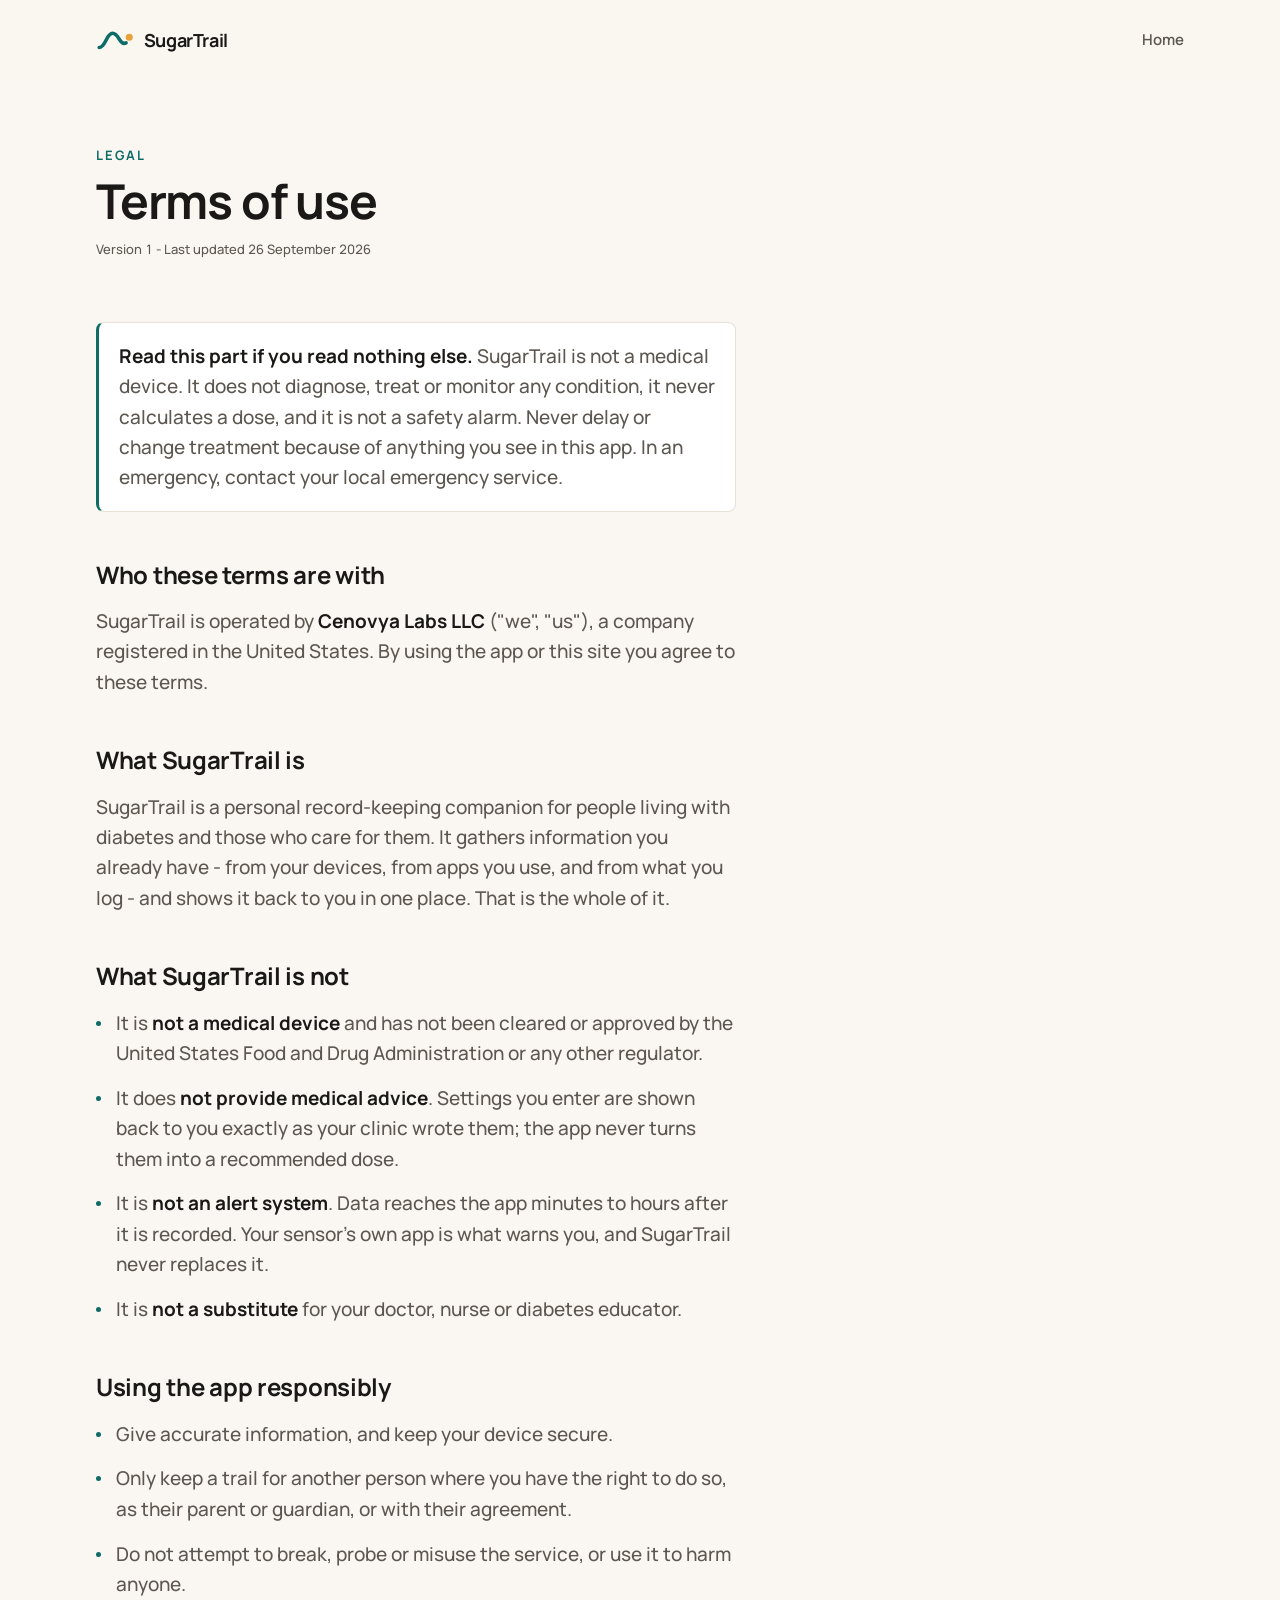
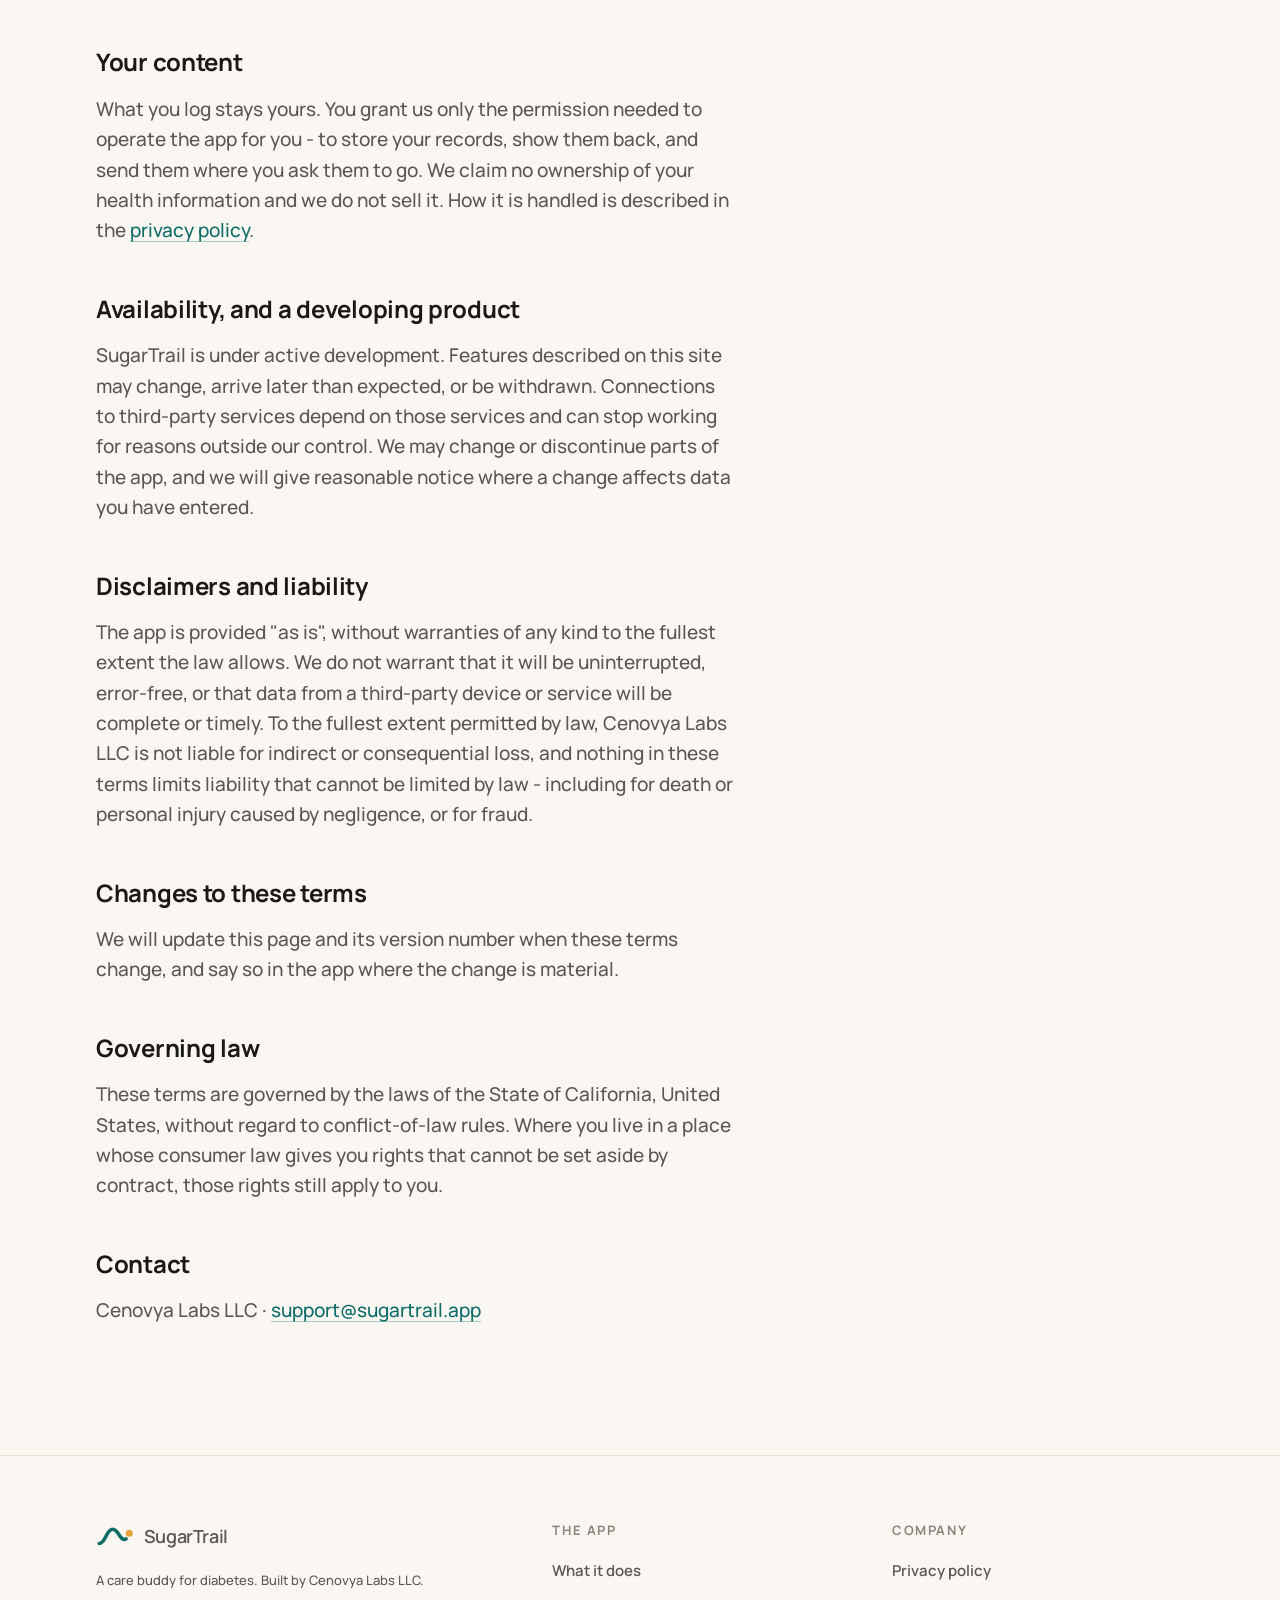
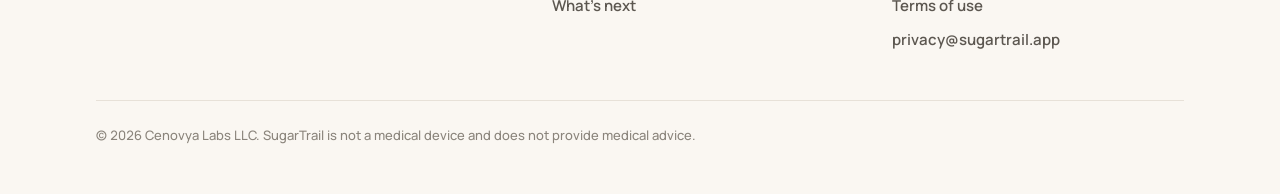
<file: terms/index.html>
<!doctype html>
<html lang="en">
  <head>
    <meta charset="utf-8" />
    <meta name="viewport" content="width=device-width, initial-scale=1" />
    <title>Terms of use - SugarTrail</title>
    <meta name="description" content="The terms for using SugarTrail, including what the app is not: it is not a medical device and does not give medical advice." />
    <link rel="canonical" href="https://sugartrail.app/terms" />
    <meta name="theme-color" content="#FAF7F2" media="(prefers-color-scheme: light)" />
    <meta name="theme-color" content="#141210" media="(prefers-color-scheme: dark)" />
    <link rel="icon" href="/assets/img/favicon.png" sizes="any" />
    <link rel="icon" href="/assets/img/mark.svg" type="image/svg+xml" />
    <link rel="apple-touch-icon" href="/assets/img/apple-touch-icon.png" />
    <link rel="preload" href="/assets/fonts/manrope-500.woff2" as="font" type="font/woff2" crossorigin />
    <link rel="stylesheet" href="/assets/site.css" />
    <script src="/assets/boot.js"></script>
  </head>

  <body>
    <a class="skip" href="#main">Skip to content</a>
    <header class="site-head">
      <div class="shell">
        <a class="wordmark" href="/" aria-label="SugarTrail, home">
          <svg viewBox="0 0 48 32" aria-hidden="true" focusable="false">
            <path d="M4 26 C 12 26, 13 8, 21 8 C 29 8, 30 24, 38 20" fill="none" stroke="var(--trail)" stroke-width="4.5" stroke-linecap="round" />
            <circle cx="42" cy="13" r="4.5" fill="var(--sunrise)" />
          </svg>
          SugarTrail
        </a>
        <nav class="head-links" aria-label="Primary">
          <a href="/">Home</a>
        </nav>
      </div>
    </header>

    <main id="main">
      <div class="shell page-head">
        <span class="eyebrow">Legal</span>
        <h1 class="title">Terms of use</h1>
        <p class="caption">Version 1 - Last updated 26 September 2026</p>
      </div>

      <div class="shell page-body">
        <div class="prose">
          <div class="callout">
            <p>
              <strong>Read this part if you read nothing else.</strong> SugarTrail is not a
              medical device. It does not diagnose, treat or monitor any condition, it never
              calculates a dose, and it is not a safety alarm. Never delay or change treatment
              because of anything you see in this app. In an emergency, contact your local
              emergency service.
            </p>
          </div>

          <h2>Who these terms are with</h2>
          <p>
            SugarTrail is operated by <strong>Cenovya Labs LLC</strong> ("we", "us"), a company
            registered in the United States. By using the app or this site you agree to these
            terms.
          </p>

          <h2>What SugarTrail is</h2>
          <p>
            SugarTrail is a personal record-keeping companion for people living with diabetes
            and those who care for them. It gathers information you already have - from your
            devices, from apps you use, and from what you log - and shows it back to you in one
            place. That is the whole of it.
          </p>

          <h2>What SugarTrail is not</h2>
          <ul>
            <li>
              It is <strong>not a medical device</strong> and has not been cleared or approved
              by the United States Food and Drug Administration or any other regulator.
            </li>
            <li>
              It does <strong>not provide medical advice</strong>. Settings you enter are shown
              back to you exactly as your clinic wrote them; the app never turns them into a
              recommended dose.
            </li>
            <li>
              It is <strong>not an alert system</strong>. Data reaches the app minutes to hours
              after it is recorded. Your sensor's own app is what warns you, and SugarTrail
              never replaces it.
            </li>
            <li>
              It is <strong>not a substitute</strong> for your doctor, nurse or diabetes
              educator.
            </li>
          </ul>

          <h2>Using the app responsibly</h2>
          <ul>
            <li>Give accurate information, and keep your device secure.</li>
            <li>
              Only keep a trail for another person where you have the right to do so, as their
              parent or guardian, or with their agreement.
            </li>
            <li>
              Do not attempt to break, probe or misuse the service, or use it to harm anyone.
            </li>
          </ul>

          <h2>Your content</h2>
          <p>
            What you log stays yours. You grant us only the permission needed to operate the
            app for you - to store your records, show them back, and send them where you ask
            them to go. We claim no ownership of your health information and we do not sell it.
            How it is handled is described in the
            <a href="/privacy">privacy policy</a>.
          </p>

          <h2>Availability, and a developing product</h2>
          <p>
            SugarTrail is under active development. Features described on this site may change,
            arrive later than expected, or be withdrawn. Connections to third-party services
            depend on those services and can stop working for reasons outside our control. We
            may change or discontinue parts of the app, and we will give reasonable notice
            where a change affects data you have entered.
          </p>

          <h2>Disclaimers and liability</h2>
          <p>
            The app is provided "as is", without warranties of any kind to the fullest extent
            the law allows. We do not warrant that it will be uninterrupted, error-free, or
            that data from a third-party device or service will be complete or timely. To the
            fullest extent permitted by law, Cenovya Labs LLC is not liable for indirect or
            consequential loss, and nothing in these terms limits liability that cannot be
            limited by law - including for death or personal injury caused by negligence, or
            for fraud.
          </p>

          <h2>Changes to these terms</h2>
          <p>
            We will update this page and its version number when these terms change, and say so
            in the app where the change is material.
          </p>

          <h2>Governing law</h2>
          <p>
            These terms are governed by the laws of the State of California, United States,
            without regard to conflict-of-law rules. Where you live in a place whose consumer
            law gives you rights that cannot be set aside by contract, those rights still apply
            to you.
          </p>

          <h2>Contact</h2>
          <p>
            Cenovya Labs LLC ·
            <a href="mailto:support@sugartrail.app">support@sugartrail.app</a>
          </p>
        </div>
      </div>
    </main>

    <footer class="site-foot">
      <div class="shell">
        <div class="foot-grid">
          <div>
            <a class="wordmark" href="/">
              <svg viewBox="0 0 48 32" aria-hidden="true" focusable="false">
                <path d="M4 26 C 12 26, 13 8, 21 8 C 29 8, 30 24, 38 20" fill="none" stroke="var(--trail)" stroke-width="4.5" stroke-linecap="round" />
                <circle cx="42" cy="13" r="4.5" fill="var(--sunrise)" />
              </svg>
              SugarTrail
            </a>
            <p class="caption foot-tag">
              A care buddy for diabetes. Built by Cenovya Labs LLC.
            </p>
          </div>
          <nav aria-labelledby="f1">
            <h2 id="f1">The app</h2>
            <ul>
              <li><a href="/#does">What it does</a></li>
              <li><a href="/#ahead">What’s next</a></li>
            </ul>
          </nav>
          <nav aria-labelledby="f2">
            <h2 id="f2">Company</h2>
            <ul>
              <li><a href="/privacy">Privacy policy</a></li>
              <li><a href="/terms">Terms of use</a></li>
              <li><a href="mailto:privacy@sugartrail.app">privacy@sugartrail.app</a></li>
            </ul>
          </nav>
        </div>
        <div class="foot-note">
          <p>
            © 2026 Cenovya Labs LLC. SugarTrail is not a medical device and does not provide
            medical advice.
          </p>
        </div>
      </div>
    </footer>
  </body>
</html>
</file>
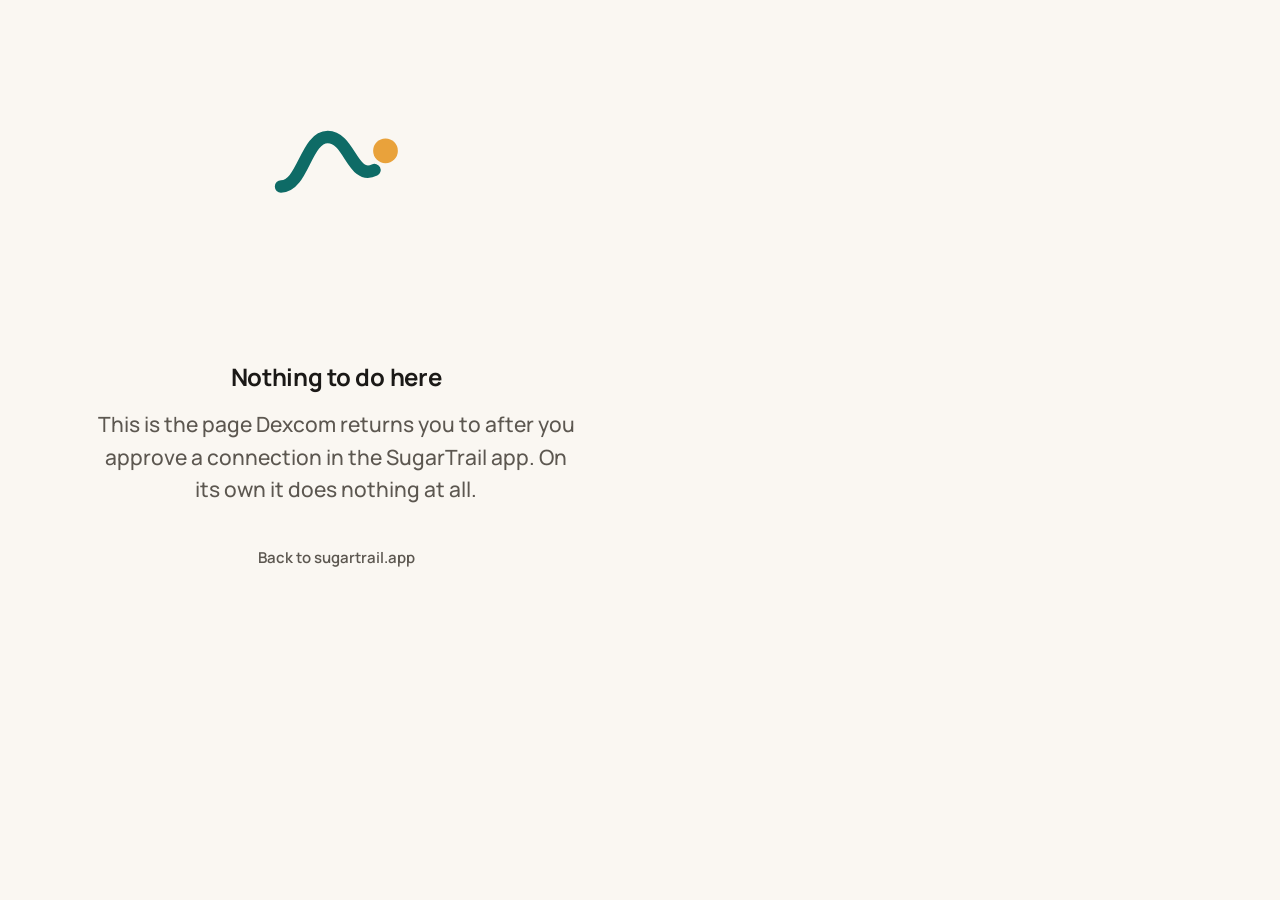
<file: dexcom/callback/index.html>
<!doctype html>
<html lang="en">
  <head>
    <meta charset="utf-8" />
    <meta name="viewport" content="width=device-width, initial-scale=1" />
    <title>Connecting Dexcom - SugarTrail</title>
    <meta name="robots" content="noindex, nofollow" />
    <meta name="referrer" content="no-referrer" />
    <meta name="theme-color" content="#FAF7F2" media="(prefers-color-scheme: light)" />
    <meta name="theme-color" content="#141210" media="(prefers-color-scheme: dark)" />
    <link rel="icon" href="/assets/img/favicon.png" sizes="any" />
    <link rel="icon" href="/assets/img/mark.svg" type="image/svg+xml" />
    <link rel="preload" href="/assets/fonts/manrope-500.woff2" as="font" type="font/woff2" crossorigin />
    <link rel="stylesheet" href="/assets/site.css" />
    <script src="/assets/boot.js"></script>
  </head>

  <body>
    <main id="main" class="center-page">
      <div class="shell">
        <div class="inner">
          <svg class="hero-mark" viewBox="0 0 48 32" role="img" aria-label="SugarTrail">
            <path d="M4 26 C 12 26, 13 8, 21 8 C 29 8, 30 24, 38 20" fill="none" stroke="var(--trail)" stroke-width="4.5" stroke-linecap="round" />
            <circle cx="42" cy="13" r="4.5" fill="var(--sunrise)" />
          </svg>

          <section id="working" hidden aria-live="polite">
            <div class="spinner" aria-hidden="true"></div>
            <h1 class="heading">Taking you back to SugarTrail</h1>
            <p class="lead">
              Your Dexcom account has been authorised. The app is finishing the connection
              now; your first readings arrive shortly after.
            </p>
            <div class="hero-actions">
              <a class="btn" id="open-app" href="sugartrail://dexcom/callback">Open SugarTrail</a>
            </div>
          </section>

          <section id="denied" hidden aria-live="polite">
            <h1 class="heading">Dexcom did not connect</h1>
            <p class="lead" id="denied-detail">
              Nothing was connected, and nothing changed. You can try again from the app
              whenever you like.
            </p>
            <div class="hero-actions">
              <a class="btn" href="sugartrail://">Open SugarTrail</a>
              <a class="btn-quiet" href="/">Back to sugartrail.app</a>
            </div>
          </section>

          <section id="idle">
            <h1 class="heading">Nothing to do here</h1>
            <p class="lead">
              This is the page Dexcom returns you to after you approve a connection in the
              SugarTrail app. On its own it does nothing at all.
            </p>
            <div class="hero-actions">
              <a class="btn-quiet" href="/">Back to sugartrail.app</a>
            </div>
          </section>
        </div>
      </div>
    </main>

    <script src="/assets/callback.js" defer></script>
  </body>
</html>
</file>
<file: assets/site.css>
/*
 * SugarTrail - sugartrail.app
 *
 * The design system of the app, on the web: docs/DESIGN.md in the app repo
 * is the source. Two working colours, one type family, motion that means
 * something, no decoration. The craft shows in what is left out.
 */

/* ---------- Manrope, self-hosted. No third-party request from this site. --- */
@font-face {
  font-family: 'Manrope';
  font-style: normal;
  font-weight: 500;
  font-display: swap;
  src: url('fonts/manrope-500.woff2') format('woff2');
}
@font-face {
  font-family: 'Manrope';
  font-style: normal;
  font-weight: 600;
  font-display: swap;
  src: url('fonts/manrope-600.woff2') format('woff2');
}
@font-face {
  font-family: 'Manrope';
  font-style: normal;
  font-weight: 700;
  font-display: swap;
  src: url('fonts/manrope-700.woff2') format('woff2');
}
@font-face {
  font-family: 'Manrope';
  font-style: normal;
  font-weight: 800;
  font-display: swap;
  src: url('fonts/manrope-800.woff2') format('woff2');
}

/* ---------- Tokens ------------------------------------------------------- */
:root {
  color-scheme: light dark;

  --canvas: #faf7f2;
  --surface: #ffffff;
  --ink: #1b1917;
  --ink-2: #5c5750;
  --line: #e7e1d8;
  --trail: #0e6b66;
  --trail-soft: #d7ecea;
  --sunrise: #e9a23b;
  --sunrise-soft: #fbebd0;
  --in-range: #3d8b5f;
  --quiet: #8a847b;
  --shadow: 0 2px 12px rgb(27 25 23 / 6%);
  --shadow-lift: 0 10px 34px rgb(27 25 23 / 9%);
  --ring: rgb(14 107 102 / 35%);

  --radius-sm: 8px;
  --radius: 16px;
  --radius-lg: 24px;
  --pill: 999px;

  --measure: 34rem;
  --wide: 68rem;
  --section: clamp(4.5rem, 9vw, 8.5rem);

  --t-display: clamp(2.85rem, 1.1rem + 6.1vw, 5.5rem);
  --t-title: clamp(1.9rem, 1.15rem + 2.6vw, 3rem);
  --t-heading: clamp(1.25rem, 1.06rem + 0.6vw, 1.5rem);
  --t-lead: clamp(1.125rem, 1.03rem + 0.4vw, 1.3125rem);
  --t-body: clamp(1.0625rem, 1.01rem + 0.25vw, 1.1875rem);
  --t-callout: 0.9375rem;
  --t-caption: 0.8125rem;

  --ease: cubic-bezier(0.22, 0.61, 0.36, 1);
}

@media (prefers-color-scheme: dark) {
  :root {
    --canvas: #141210;
    --surface: #1e1b18;
    --ink: #f3efe8;
    --ink-2: #a9a297;
    --line: #2e2a26;
    --trail: #5cc4be;
    --trail-soft: #123b39;
    --sunrise: #f2b75a;
    --sunrise-soft: #3a2c13;
    --in-range: #6fc08e;
    --quiet: #7c766d;
    --shadow: 0 2px 12px rgb(0 0 0 / 34%);
    --shadow-lift: 0 10px 34px rgb(0 0 0 / 46%);
    --ring: rgb(92 196 190 / 45%);
  }
}

/* ---------- Base --------------------------------------------------------- */
*,
*::before,
*::after {
  box-sizing: border-box;
}

html {
  -webkit-text-size-adjust: 100%;
  scroll-behavior: smooth;
}

body {
  margin: 0;
  background: var(--canvas);
  color: var(--ink);
  font-family: 'Manrope', ui-sans-serif, system-ui, -apple-system, 'Segoe UI', sans-serif;
  font-size: var(--t-body);
  font-weight: 500;
  line-height: 1.6;
  font-synthesis: none; /* Manrope has no italic; never let the browser fake one */
  font-variant-numeric: tabular-nums;
  -webkit-font-smoothing: antialiased;
  -moz-osx-font-smoothing: grayscale;
  text-rendering: optimizeLegibility;
}

h1,
h2,
h3 {
  margin: 0;
  text-wrap: balance;
}

p {
  margin: 0;
  text-wrap: pretty;
}

ul,
ol {
  margin: 0;
  padding: 0;
  list-style: none;
}

img,
svg {
  display: block;
  max-width: 100%;
}

a {
  color: var(--trail);
  text-decoration-color: color-mix(in srgb, var(--trail) 34%, transparent);
  text-underline-offset: 0.22em;
  text-decoration-thickness: 1px;
  transition: text-decoration-color 180ms var(--ease);
}

a:hover {
  text-decoration-color: currentColor;
}

:focus-visible {
  outline: 2px solid var(--trail);
  outline-offset: 3px;
  border-radius: 4px;
}

::selection {
  background: var(--trail-soft);
  color: var(--ink);
}

:target {
  scroll-margin-top: 6rem;
}

/* ---------- Type helpers ------------------------------------------------- */
.display {
  font-size: var(--t-display);
  font-weight: 800;
  line-height: 0.98;
  letter-spacing: -0.035em;
}

.title {
  font-size: var(--t-title);
  font-weight: 700;
  line-height: 1.08;
  letter-spacing: -0.025em;
}

.heading {
  font-size: var(--t-heading);
  font-weight: 700;
  line-height: 1.25;
  letter-spacing: -0.012em;
}

.lead {
  font-size: var(--t-lead);
  line-height: 1.55;
  color: var(--ink-2);
}

.eyebrow {
  display: block;
  font-size: var(--t-caption);
  font-weight: 700;
  letter-spacing: 0.14em;
  text-transform: uppercase;
  color: var(--trail);
}

.caption {
  font-size: var(--t-caption);
  color: var(--ink-2);
  line-height: 1.55;
}

.quiet {
  color: var(--quiet);
}

.measure {
  max-width: var(--measure);
}

.skip {
  position: absolute;
  left: -9999px;
  top: 0;
  background: var(--surface);
  color: var(--ink);
  padding: 0.75rem 1rem;
  border-radius: var(--radius-sm);
  z-index: 100;
}

.skip:focus {
  left: 1rem;
  top: 1rem;
}

/* ---------- Layout ------------------------------------------------------- */
.shell {
  width: min(100% - 2.5rem, var(--wide));
  margin-inline: auto;
}

@media (min-width: 40rem) {
  .shell {
    width: min(100% - 5rem, var(--wide));
  }
}

section {
  padding-block: var(--section);
}

.rule {
  border: 0;
  border-top: 1px solid var(--line);
  margin: 0;
}

/* ---------- Header ------------------------------------------------------- */
.site-head {
  position: sticky;
  top: 0;
  z-index: 20;
  padding-block: 1.125rem;
  background: color-mix(in srgb, var(--canvas) 86%, transparent);
  backdrop-filter: saturate(140%) blur(14px);
  -webkit-backdrop-filter: saturate(140%) blur(14px);
  border-bottom: 1px solid transparent;
  transition: border-color 220ms var(--ease);
}

.site-head[data-scrolled='true'] {
  border-bottom-color: var(--line);
}

.site-head .shell {
  display: flex;
  align-items: center;
  justify-content: space-between;
  gap: 1rem;
}

.wordmark {
  display: inline-flex;
  align-items: center;
  gap: 0.6rem;
  color: var(--ink);
  text-decoration: none;
  font-weight: 700;
  font-size: 1.125rem;
  letter-spacing: -0.02em;
}

.wordmark svg {
  width: 38px;
  height: auto;
}

.head-links {
  display: flex;
  align-items: center;
  gap: 1.5rem;
  font-size: var(--t-callout);
  font-weight: 600;
}

.head-links a {
  display: inline-flex;
  align-items: center;
  min-height: 44px;
  color: var(--ink-2);
  text-decoration: none;
}

.head-links a:hover {
  color: var(--ink);
}

@media (max-width: 36rem) {
  .head-links .on-wide {
    display: none;
  }
}

/* ---------- The rail: the trail, tracing your scroll --------------------- */
.rail {
  position: fixed;
  left: 2.25rem;
  top: 0;
  bottom: 0;
  width: 1px;
  background: var(--line);
  z-index: 10;
  pointer-events: none;
  display: none;
}

.rail span {
  position: absolute;
  inset-inline: -0.5px;
  top: 0;
  height: var(--progress, 0%);
  background: var(--trail);
  transform-origin: top;
}

.rail span::after {
  content: '';
  position: absolute;
  left: 50%;
  bottom: 0;
  width: 7px;
  height: 7px;
  border-radius: 50%;
  background: var(--sunrise);
  transform: translate(-50%, 50%);
}

@media (min-width: 78rem) {
  .rail {
    display: block;
  }
}

/* ---------- Hero --------------------------------------------------------- */
.hero {
  padding-top: clamp(3rem, 7vw, 6rem);
  padding-bottom: clamp(4rem, 8vw, 7rem);
}

.hero-mark {
  width: clamp(88px, 11vw, 132px);
  height: auto;
  margin-bottom: clamp(1.75rem, 3.5vw, 2.75rem);
}

.hero h1 {
  margin-block: 0.5rem 1.5rem;
  max-width: 16ch;
}

.hero h1 .line {
  display: block;
}

.hero .lead {
  max-width: 37rem;
}

.hero-actions {
  display: flex;
  flex-wrap: wrap;
  align-items: center;
  gap: 0.75rem 1.5rem;
  margin-top: 2.25rem;
}

.pill {
  display: inline-flex;
  align-items: center;
  gap: 0.5rem;
  padding: 0.3rem 0.75rem 0.3rem 0.6rem;
  border-radius: var(--pill);
  background: var(--trail-soft);
  color: var(--trail);
  font-size: var(--t-caption);
  font-weight: 700;
  letter-spacing: 0.01em;
}

.pill::before {
  content: '';
  width: 6px;
  height: 6px;
  border-radius: 50%;
  background: var(--sunrise);
}

/* ---------- Buttons ------------------------------------------------------ */
.btn {
  display: inline-flex;
  align-items: center;
  gap: 0.6rem;
  min-height: 48px;
  padding: 0 1.4rem;
  border-radius: var(--pill);
  background: var(--trail);
  color: var(--canvas);
  font-weight: 700;
  font-size: var(--t-callout);
  text-decoration: none;
  border: 1px solid transparent;
  box-shadow: var(--shadow);
  transition:
    transform 180ms var(--ease),
    box-shadow 180ms var(--ease);
}

.btn:hover {
  transform: translateY(-1px);
  box-shadow: var(--shadow-lift);
}

.btn:active {
  transform: translateY(0);
}

.btn svg {
  width: 17px;
  height: 17px;
}

.btn-quiet {
  display: inline-flex;
  align-items: center;
  gap: 0.45rem;
  min-height: 48px;
  color: var(--ink-2);
  font-weight: 600;
  font-size: var(--t-callout);
  text-decoration: none;
}

.btn-quiet:hover {
  color: var(--ink);
}

.btn-quiet svg {
  width: 15px;
  height: 15px;
  transition: transform 200ms var(--ease);
}

.btn-quiet:hover svg {
  transform: translateX(3px);
}

/* ---------- Section headers --------------------------------------------- */
.sec-head {
  max-width: 44rem;
  margin-bottom: clamp(2.5rem, 5vw, 4rem);
}

.sec-head .title {
  margin-top: 0.75rem;
}

.sec-head .lead {
  margin-top: 1.125rem;
  max-width: var(--measure);
}

/* ---------- The difficulties: an editorial list -------------------------- */
.burdens {
  border-top: 1px solid var(--line);
}

.burdens li {
  display: grid;
  grid-template-columns: 3.25rem 1fr;
  gap: 0 1rem;
  padding-block: clamp(1.4rem, 2.6vw, 2rem);
  border-bottom: 1px solid var(--line);
  align-items: start;
}

.burdens .num {
  font-size: var(--t-caption);
  font-weight: 700;
  color: var(--trail);
  letter-spacing: 0.08em;
  padding-top: 0.42em;
}

.burdens .body {
  max-width: 42rem;
}

.burdens b {
  font-weight: 700;
}

.burdens .body span {
  color: var(--ink-2);
}

.burdens-note {
  margin-top: 1.75rem;
  color: var(--ink-2);
  font-weight: 600;
}

@media (min-width: 48rem) {
  .burdens li {
    grid-template-columns: 5rem 1fr;
  }
}

/* ---------- Cards -------------------------------------------------------- */
.cards {
  display: grid;
  gap: 1rem;
  grid-template-columns: 1fr;
}

@media (min-width: 46rem) {
  .cards {
    grid-template-columns: repeat(2, 1fr);
  }

  .cards.span-first > li:first-child {
    grid-column: 1 / -1;
  }
}

.card {
  background: var(--surface);
  border: 1px solid var(--line);
  border-radius: var(--radius);
  padding: clamp(1.25rem, 2.4vw, 1.75rem);
  box-shadow: var(--shadow);
  display: flex;
  flex-direction: column;
  gap: 0.85rem;
}

.well {
  width: 40px;
  height: 40px;
  border-radius: 50%;
  background: var(--trail-soft);
  color: var(--trail);
  display: grid;
  place-items: center;
  flex: none;
}

.well svg {
  width: 20px;
  height: 20px;
}

.card h3 {
  font-size: 1.0625rem;
  font-weight: 700;
  letter-spacing: -0.01em;
}

.card p {
  color: var(--ink-2);
  font-size: 1rem;
  line-height: 1.6;
}

/* ---------- The journey: nodes on the trail ------------------------------ */
.journey {
  position: relative;
  padding-left: 2.25rem;
}

.journey::before {
  content: '';
  position: absolute;
  left: 7px;
  top: 0.65rem;
  bottom: 0.65rem;
  width: 2px;
  border-radius: 2px;
  background: linear-gradient(
    to bottom,
    var(--trail) 0%,
    var(--trail) 72%,
    var(--sunrise) 100%
  );
  opacity: 0.85;
}

.journey li {
  position: relative;
  padding-block: 0 clamp(1.75rem, 3.4vw, 2.5rem);
  max-width: 40rem;
}

.journey li:last-child {
  padding-bottom: 0;
}

.journey li::before {
  content: '';
  position: absolute;
  left: -2.25rem;
  top: 0.5rem;
  width: 16px;
  height: 16px;
  border-radius: 50%;
  background: var(--canvas);
  border: 3px solid var(--trail);
}

.journey li:last-child::before {
  border-color: var(--sunrise);
  background: var(--sunrise);
}

.journey h3 {
  font-size: 1.0625rem;
  font-weight: 700;
  margin-bottom: 0.3rem;
}

.journey p {
  color: var(--ink-2);
  font-size: 1rem;
}

/* ---------- Promises ----------------------------------------------------- */
.promises {
  display: grid;
  gap: 1px;
  background: var(--line);
  border: 1px solid var(--line);
  border-radius: var(--radius);
  overflow: hidden;
}

@media (min-width: 46rem) {
  .promises {
    grid-template-columns: repeat(2, 1fr);
  }
}

.promises li {
  background: var(--surface);
  padding: clamp(1.4rem, 2.6vw, 2rem);
  display: flex;
  gap: 1rem;
  align-items: flex-start;
}

.promises h3 {
  font-size: 1.0625rem;
  font-weight: 700;
  margin-bottom: 0.3rem;
}

.promises p {
  color: var(--ink-2);
  font-size: 1rem;
}

/* ---------- The trail ahead ---------------------------------------------- */
.ahead {
  background: var(--surface);
  border-block: 1px solid var(--line);
}

.ahead-list {
  display: grid;
  gap: clamp(1.4rem, 2.8vw, 2.25rem);
}

@media (min-width: 52rem) {
  .ahead-list {
    grid-template-columns: repeat(2, 1fr);
    column-gap: clamp(2rem, 5vw, 4.5rem);
  }
}

.ahead-list li {
  max-width: 30rem;
}

.ahead-list h3 {
  font-size: 1.0625rem;
  font-weight: 700;
  padding-top: 0.9rem;
  border-top: 2px solid var(--trail);
  display: inline-block;
  margin-bottom: 0.4rem;
}

.ahead-list p {
  color: var(--ink-2);
  font-size: 1rem;
}

/* ---------- Closing ------------------------------------------------------ */
.closing {
  text-align: center;
}

.closing .title {
  margin-inline: auto;
  max-width: 18ch;
}

.closing .lead {
  margin: 1.25rem auto 0;
  max-width: 34rem;
}

.closing .hero-actions {
  justify-content: center;
}

/* ---------- Footer ------------------------------------------------------- */
.site-foot {
  border-top: 1px solid var(--line);
  padding-block: clamp(2.5rem, 5vw, 4rem) 3rem;
  font-size: var(--t-callout);
}

.foot-grid {
  display: grid;
  gap: 2.25rem;
  grid-template-columns: 1fr;
}

@media (min-width: 46rem) {
  .foot-grid {
    grid-template-columns: 1.4fr 1fr 1fr;
    gap: 3rem;
  }
}

.foot-grid h2 {
  font-size: var(--t-caption);
  font-weight: 700;
  letter-spacing: 0.12em;
  text-transform: uppercase;
  color: var(--quiet);
  margin-bottom: 0.9rem;
}

.foot-grid ul {
  display: grid;
  gap: 0.15rem;
}

.foot-grid a {
  display: inline-flex;
  align-items: center;
  min-height: 32px;
  color: var(--ink-2);
  text-decoration: none;
  font-weight: 600;
}

.foot-grid a:hover {
  color: var(--ink);
}

.foot-note {
  margin-top: 2.75rem;
  padding-top: 1.5rem;
  border-top: 1px solid var(--line);
  display: flex;
  flex-wrap: wrap;
  gap: 0.6rem 1.5rem;
  justify-content: space-between;
  color: var(--quiet);
  font-size: var(--t-caption);
}

.foot-note p {
  max-width: 46rem;
}

/* ---------- Prose: the legal pages --------------------------------------- */
.prose {
  max-width: 40rem;
}

.prose h2 {
  font-size: var(--t-heading);
  font-weight: 700;
  letter-spacing: -0.012em;
  margin-top: 2.75rem;
  margin-bottom: 0.75rem;
}

.prose h3 {
  font-size: 1.0625rem;
  font-weight: 700;
  margin-top: 1.75rem;
  margin-bottom: 0.4rem;
}

.prose p,
.prose li {
  color: var(--ink-2);
  margin-bottom: 0.9rem;
}

.prose strong {
  color: var(--ink);
  font-weight: 700;
}

.prose ul {
  list-style: none;
  margin-bottom: 1.25rem;
}

.prose ul li {
  position: relative;
  padding-left: 1.25rem;
}

.prose ul li::before {
  content: '';
  position: absolute;
  left: 0;
  top: 0.68em;
  width: 5px;
  height: 5px;
  border-radius: 50%;
  background: var(--trail);
}

.prose .callout {
  background: var(--surface);
  border: 1px solid var(--line);
  border-left: 3px solid var(--trail);
  border-radius: var(--radius-sm);
  padding: 1.125rem 1.25rem;
  margin-block: 1.5rem;
}

.prose .callout p:last-child {
  margin-bottom: 0;
}

.prose table {
  width: 100%;
  border-collapse: collapse;
  margin-block: 1.25rem 1.75rem;
  font-size: 0.9375rem;
}

.prose th,
.prose td {
  border: 1px solid var(--line);
  padding: 0.7rem 0.85rem;
  text-align: left;
  vertical-align: top;
  color: var(--ink-2);
}

.prose th {
  background: var(--surface);
  color: var(--ink);
  font-weight: 700;
  font-size: var(--t-caption);
  letter-spacing: 0.02em;
}

.page-head {
  padding-top: clamp(2.5rem, 5vw, 4rem);
  padding-bottom: clamp(1.5rem, 3vw, 2.5rem);
}

.page-head .title {
  margin-top: 0.6rem;
}

.page-head .caption {
  margin-top: 0.75rem;
}

/* ---------- Motion ------------------------------------------------------- */
.js .reveal {
  opacity: 0;
  transform: translateY(14px);
}

.js .reveal.in {
  opacity: 1;
  transform: none;
  transition:
    opacity 700ms var(--ease),
    transform 700ms var(--ease);
  transition-delay: var(--delay, 0ms);
}

.draw path {
  stroke-dasharray: var(--len, 120);
  stroke-dashoffset: var(--len, 120);
  animation: draw 1400ms var(--ease) 180ms forwards;
}

.draw circle {
  opacity: 0;
  animation:
    dot 520ms var(--ease) 1180ms forwards,
    breathe 4s ease-in-out 1800ms infinite;
}

@keyframes draw {
  to {
    stroke-dashoffset: 0;
  }
}

@keyframes dot {
  from {
    opacity: 0;
    transform: scale(0.4);
  }

  to {
    opacity: 1;
    transform: scale(1);
  }
}

@keyframes breathe {
  0%,
  100% {
    opacity: 1;
  }

  50% {
    opacity: 0.68;
  }
}

.draw circle {
  transform-origin: 42px 13px;
}

@media (prefers-reduced-motion: reduce) {
  html {
    scroll-behavior: auto;
  }

  .js .reveal {
    opacity: 1;
    transform: none;
  }

  .draw path {
    stroke-dasharray: none;
    stroke-dashoffset: 0;
    animation: none;
  }

  .draw circle {
    opacity: 1;
    animation: none;
  }

  .btn:hover,
  .btn-quiet:hover svg {
    transform: none;
  }
}

/* ---------- Print: the legal pages are printed and filed ----------------- */
@media print {
  .site-head,
  .rail,
  .site-foot,
  .skip {
    display: none;
  }

  body {
    background: #fff;
    color: #000;
    font-size: 11pt;
  }

  .prose {
    max-width: none;
  }

  .prose p,
  .prose li,
  .prose td {
    color: #222;
  }

  a {
    color: #000;
  }
}

/* ---------- Utilities (kept as classes: the CSP forbids inline styles) --- */
.foot-tag {
  margin-top: 0.9rem;
  max-width: 24rem;
}

.page-body {
  padding-bottom: var(--section);
}

/* ---------- The small pages: callback, 404 ------------------------------- */
.center-page {
  min-height: 72vh;
  display: grid;
  place-items: center;
  text-align: center;
  padding-block: var(--section);
}

.center-page .inner {
  max-width: 30rem;
}

.center-page .hero-mark {
  margin-inline: auto;
}

.center-page .lead {
  margin-top: 1rem;
}

.center-page .hero-actions {
  justify-content: center;
  margin-top: 1.75rem;
}

.spinner {
  width: 22px;
  height: 22px;
  margin: 0 auto 1.25rem;
  border-radius: 50%;
  border: 2px solid var(--line);
  border-top-color: var(--trail);
  animation: spin 900ms linear infinite;
}

@keyframes spin {
  to {
    transform: rotate(360deg);
  }
}

[hidden] {
  display: none !important;
}

@media (prefers-reduced-motion: reduce) {
  .spinner {
    animation-duration: 2.4s;
  }
}

/* ======================================================================
 * The device: the app's calm state, standing in the hero.
 *
 * Built from the same tokens as the site, so it follows the theme the way
 * the app does. No image, no WebGL, no library - it weighs nothing and it
 * can never fall out of date with the palette.
 * ==================================================================== */
.hero-grid {
  display: grid;
  gap: clamp(3rem, 6vw, 4rem);
  align-items: center;
}

@media (min-width: 64rem) {
  .hero-grid {
    grid-template-columns: minmax(0, 1fr) auto;
    gap: clamp(2rem, 5vw, 5rem);
  }
}

.device-stage {
  margin: 0;
  perspective: 1500px;
  display: flex;
  justify-content: center;
}

.device-scale {
  transform: scale(var(--device-scale, 1));
  transform-origin: center;
}

@media (max-width: 26rem) {
  .device-scale {
    --device-scale: 0.82;
  }
}

@media (min-width: 26rem) and (max-width: 64rem) {
  .device-scale {
    --device-scale: 0.92;
  }
}

.device-float {
  animation: float 7s ease-in-out infinite;
}

@keyframes float {
  0%,
  100% {
    transform: translateY(0);
  }

  50% {
    transform: translateY(-7px);
  }
}

.device {
  position: relative;
  width: 320px;
  height: 656px;
  padding: 11px;
  border-radius: 46px;
  background: linear-gradient(155deg, #322e2a 0%, #16130f 42%, #23201c 100%);
  transform-style: preserve-3d;
  transform: rotateY(var(--ry, -15deg)) rotateX(var(--rx, 6deg)) rotateZ(-1.2deg);
  transition: transform 450ms var(--ease);
  box-shadow:
    0 2px 6px rgb(27 25 23 / 10%),
    0 10px 24px rgb(27 25 23 / 10%),
    42px 66px 90px -34px rgb(27 25 23 / 40%),
    inset 0 0 0 1px rgb(255 255 255 / 12%);
}

@media (prefers-color-scheme: dark) {
  .device {
    box-shadow:
      0 2px 6px rgb(0 0 0 / 40%),
      0 10px 24px rgb(0 0 0 / 34%),
      42px 66px 90px -34px rgb(0 0 0 / 70%),
      inset 0 0 0 1px rgb(255 255 255 / 9%);
  }
}

/* The island, and a single soft highlight where the light falls. */
.device::before {
  content: '';
  position: absolute;
  top: 22px;
  left: 50%;
  width: 86px;
  height: 25px;
  border-radius: var(--pill);
  background: #0a0908;
  transform: translateX(-50%) translateZ(2px);
  z-index: 3;
}

.device-glare {
  position: absolute;
  inset: 0;
  border-radius: 46px;
  z-index: 2;
  pointer-events: none;
  background: linear-gradient(
    118deg,
    rgb(255 255 255 / 13%) 0%,
    rgb(255 255 255 / 4%) 16%,
    transparent 30%
  );
}

.screen {
  position: relative;
  height: 100%;
  border-radius: 36px;
  background: var(--canvas);
  overflow: hidden;
  display: flex;
  flex-direction: column;
  transform: translateZ(1px);
}

/* ---- the screen's own small type scale, fixed to the device width ---- */
.s-status {
  display: flex;
  justify-content: space-between;
  align-items: center;
  padding: 15px 24px 0;
  font-size: 12px;
  font-weight: 700;
  color: var(--ink);
  letter-spacing: -0.01em;
}

.s-signal {
  display: flex;
  align-items: flex-end;
  gap: 2px;
}

.s-signal i {
  display: block;
  width: 3px;
  border-radius: 1px;
  background: var(--ink);
}

.s-signal i:nth-child(1) {
  height: 4px;
}

.s-signal i:nth-child(2) {
  height: 6px;
}

.s-signal i:nth-child(3) {
  height: 8px;
}

.s-signal i:nth-child(4) {
  height: 10px;
  opacity: 0.35;
}

.s-battery {
  width: 22px;
  height: 11px;
  border: 1.4px solid var(--ink);
  border-radius: 3px;
  padding: 1.4px;
  opacity: 0.85;
}

.s-battery span {
  display: block;
  width: 72%;
  height: 100%;
  border-radius: 1px;
  background: var(--ink);
}

.s-head {
  display: flex;
  align-items: flex-start;
  justify-content: space-between;
  gap: 10px;
  padding: 18px 20px 14px;
}

.s-greet {
  font-size: 21px;
  font-weight: 700;
  letter-spacing: -0.025em;
  line-height: 1.15;
}

.s-date {
  font-size: 11.5px;
  color: var(--ink-2);
  margin-top: 2px;
}

.s-head svg {
  width: 34px;
  flex: none;
}

.s-card {
  margin: 0 20px 10px;
  padding: 14px;
  border-radius: 14px;
  background: var(--surface);
  border: 1px solid var(--line);
  box-shadow: 0 1px 6px rgb(27 25 23 / 4%);
}

.s-row {
  display: flex;
  align-items: center;
  justify-content: space-between;
  gap: 8px;
}

.s-label {
  font-size: 11px;
  color: var(--ink-2);
  font-weight: 600;
}

.s-pill {
  font-size: 10px;
  font-weight: 700;
  padding: 3px 8px;
  border-radius: var(--pill);
  background: color-mix(in srgb, var(--in-range, #3d8b5f) 16%, transparent);
  color: var(--in-range, #3d8b5f);
}

.s-value {
  display: flex;
  align-items: baseline;
  gap: 7px;
  margin-top: 6px;
}

.s-num {
  font-size: 44px;
  font-weight: 800;
  letter-spacing: -0.04em;
  line-height: 1;
}

.s-unit {
  font-size: 12px;
  color: var(--ink-2);
  font-weight: 600;
}

.s-trend {
  display: flex;
  align-items: center;
  gap: 3px;
  margin-top: 2px;
  font-size: 11px;
  color: var(--ink-2);
}

.s-trend svg {
  width: 12px;
  height: 12px;
}

.s-src {
  font-size: 10.5px;
  color: var(--ink-2);
  margin-top: 8px;
}

.s-calm {
  background: var(--trail-soft);
  border-color: transparent;
}

.s-calm svg {
  width: 100%;
  height: 34px;
  margin-bottom: 8px;
  animation: breathe 4s ease-in-out infinite;
}

.s-calm-title {
  font-size: 14.5px;
  font-weight: 700;
  line-height: 1.3;
  letter-spacing: -0.015em;
  color: var(--ink);
}

.s-calm .s-src {
  margin-top: 5px;
}

.s-strip {
  margin: 4px 20px 0;
  padding: 12px 14px;
  border-radius: 14px;
  background: var(--surface);
  border: 1px solid var(--line);
}

.s-strip-line {
  position: relative;
  height: 18px;
}

.s-strip-line::before {
  content: '';
  position: absolute;
  left: 0;
  right: 0;
  top: 8px;
  height: 2px;
  border-radius: 2px;
  background: var(--line);
}

.s-strip-line b {
  position: absolute;
  top: 4px;
  width: 10px;
  height: 10px;
  border-radius: 50%;
  border: 2px solid var(--canvas);
}

.s-tabs {
  margin-top: auto;
  display: flex;
  align-items: center;
  justify-content: space-around;
  padding: 10px 12px 20px;
  border-top: 1px solid var(--line);
  background: var(--surface);
}

.s-tab {
  display: flex;
  flex-direction: column;
  align-items: center;
  gap: 3px;
  font-size: 9.5px;
  font-weight: 600;
  color: var(--quiet);
  width: 46px;
}

.s-tab svg {
  width: 18px;
  height: 18px;
}

.s-tab.on {
  color: var(--trail);
}

.s-log {
  width: 46px;
  height: 46px;
  border-radius: 50%;
  background: var(--trail);
  color: var(--canvas);
  display: grid;
  place-items: center;
  margin-top: -18px;
  box-shadow: 0 6px 16px color-mix(in srgb, var(--trail) 38%, transparent);
}

.s-log svg {
  width: 22px;
  height: 22px;
}

/* A card lifts a little when pointed at: the only depth outside the hero. */
@media (hover: hover) and (pointer: fine) {
  .card {
    transition:
      transform 260ms var(--ease),
      box-shadow 260ms var(--ease);
  }

  .card:hover {
    transform: translateY(-3px);
    box-shadow: var(--shadow-lift);
  }
}

@media (prefers-reduced-motion: reduce) {
  .device-float,
  .s-calm svg {
    animation: none;
  }

  .device {
    transition: none;
  }

  .card:hover {
    transform: none;
  }
}

/* The day's moments on the strip: placed by class so no inline style is needed. */
.s-strip-line b.d1 {
  left: 4%;
  background: var(--in-range);
  border-color: var(--surface);
}

.s-strip-line b.d2 {
  left: 26%;
  background: var(--sunrise);
  border-color: var(--surface);
}

.s-strip-line b.d3 {
  left: 47%;
  background: var(--in-range);
  border-color: var(--surface);
}

.s-strip-line b.d4 {
  left: 68%;
  background: var(--trail);
  border-color: var(--surface);
}

.s-strip-line b.d5 {
  left: 88%;
  background: var(--in-range);
  border-color: var(--surface);
}

/* The food memory, the card the phone leads with. */
.s-memory .s-label {
  display: block;
}

.s-food {
  font-size: 15px;
  font-weight: 700;
  letter-spacing: -0.015em;
  margin-top: 3px;
  color: var(--ink);
}

.s-spark {
  width: 100%;
  height: 38px;
  margin: 7px 0 6px;
  overflow: visible;
}

.s-meta {
  font-size: 10.5px;
  font-weight: 600;
  color: var(--ink);
}

.s-memory .s-src {
  margin-top: 3px;
}
</file>
